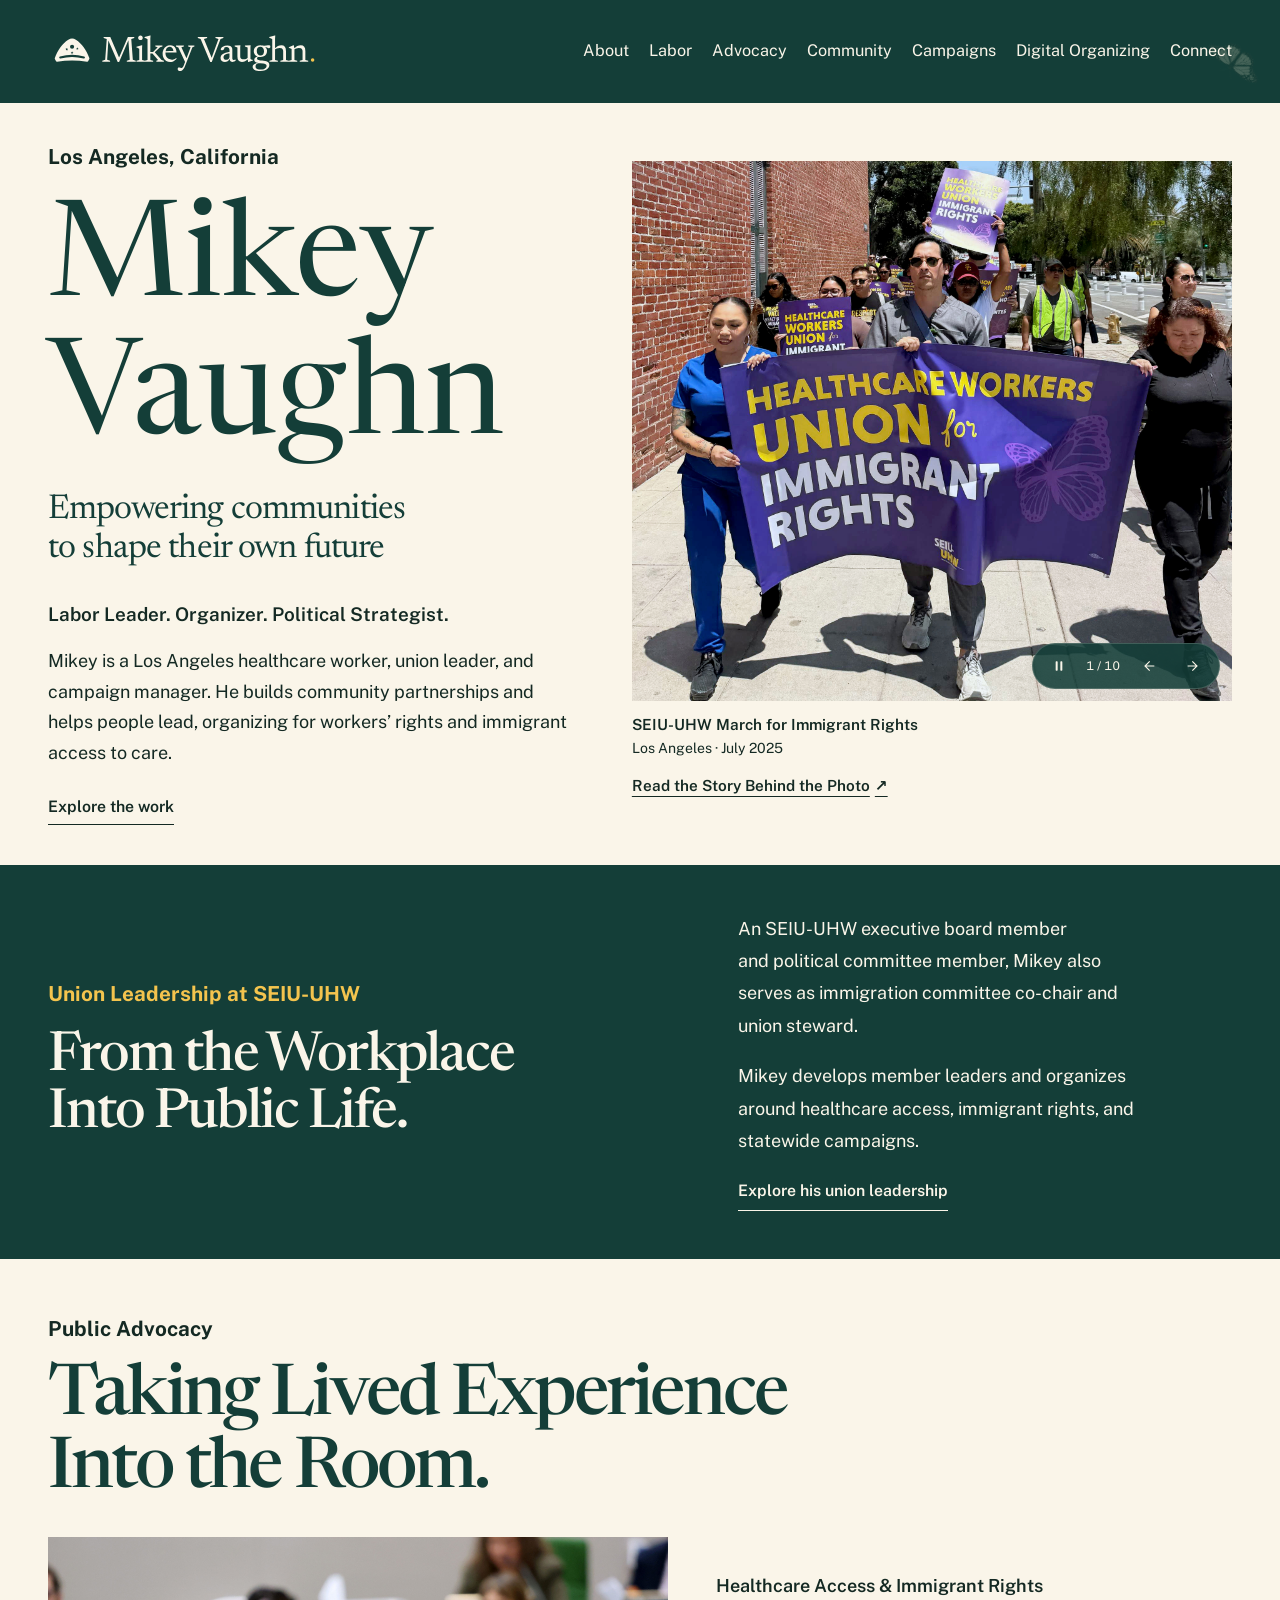
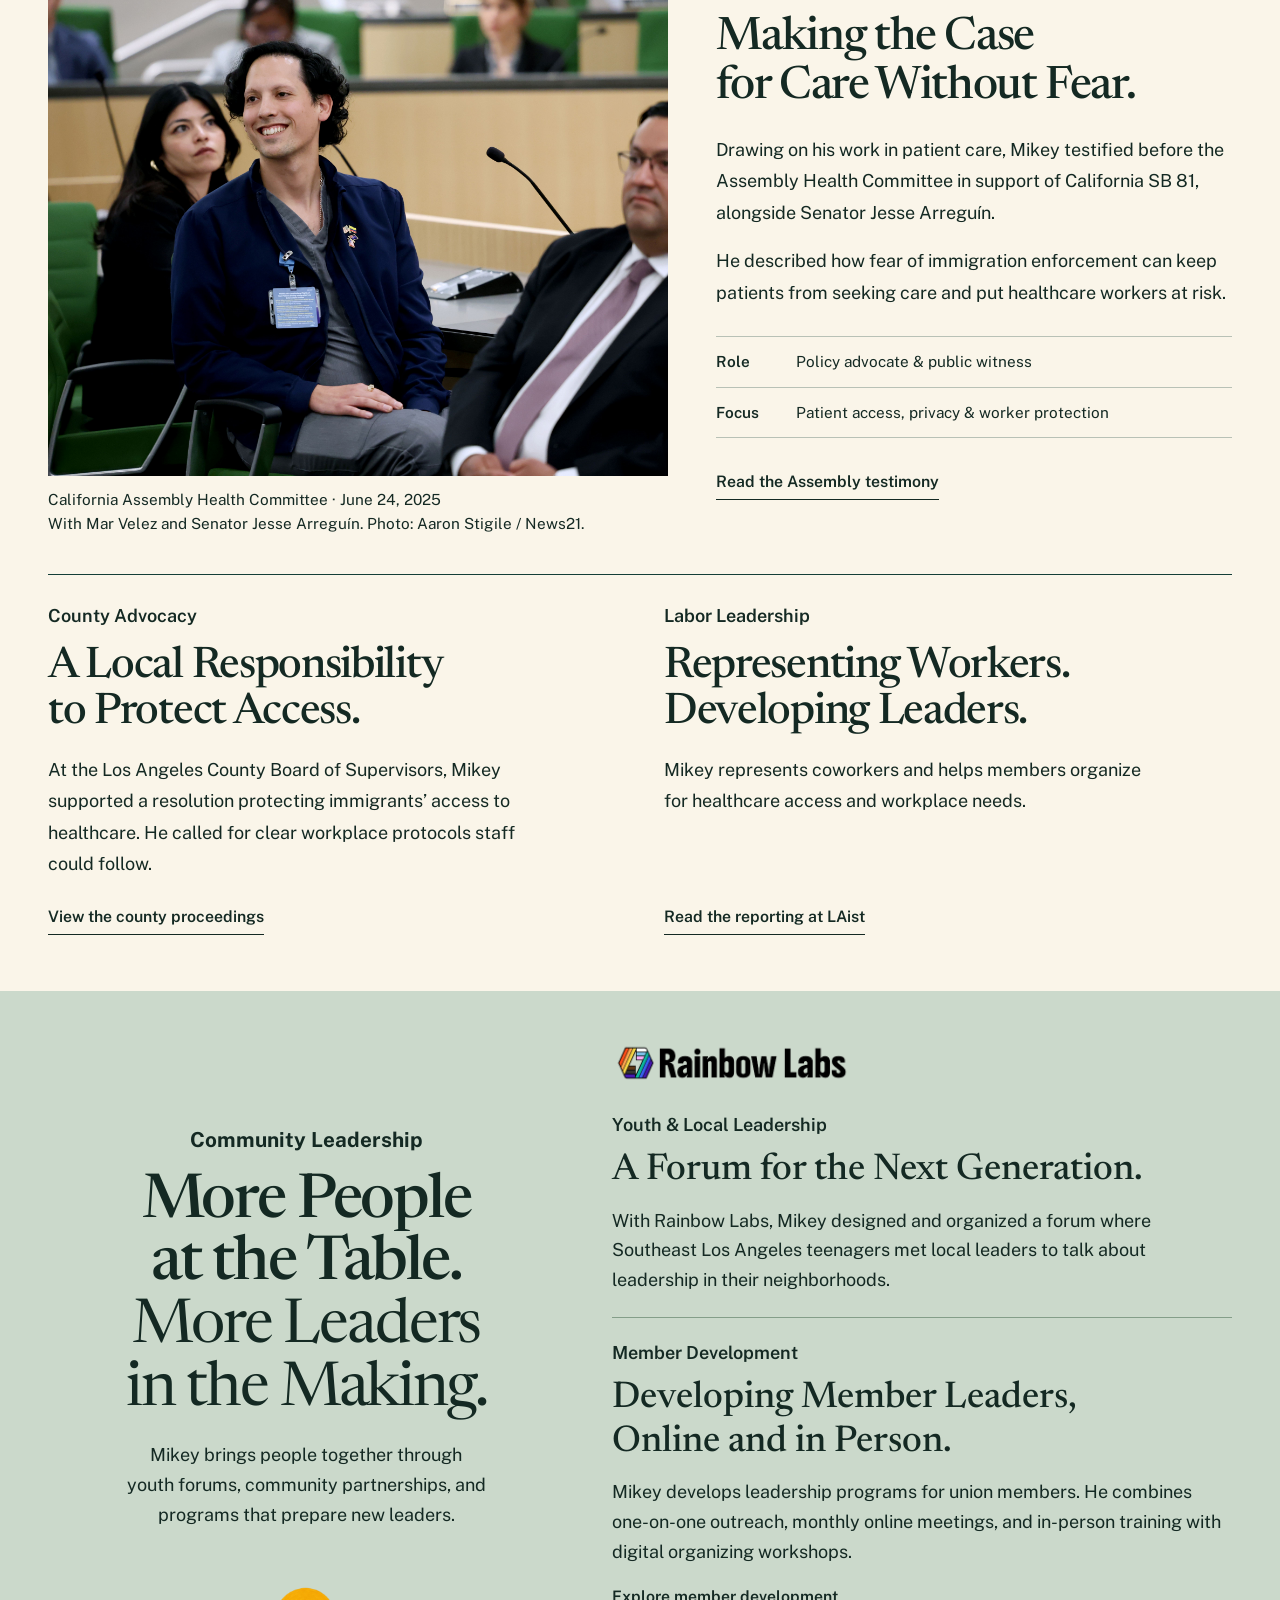
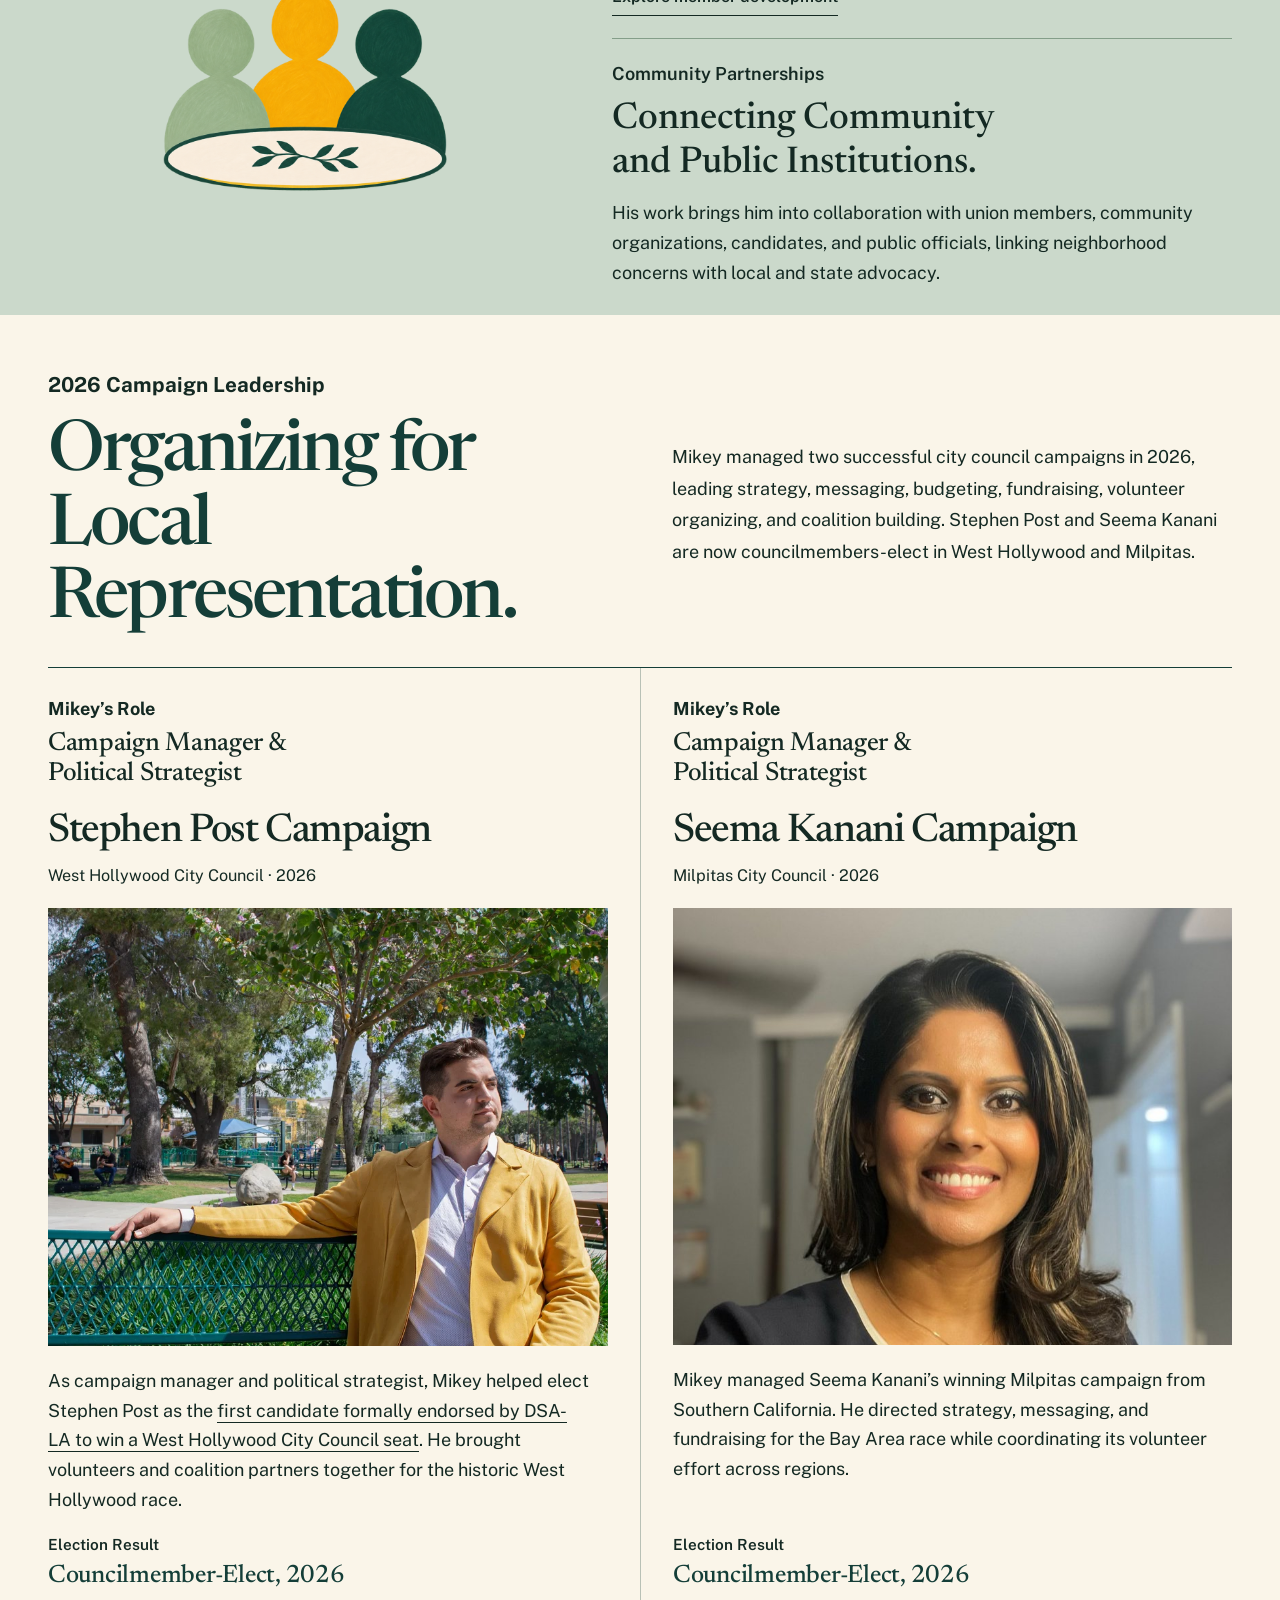
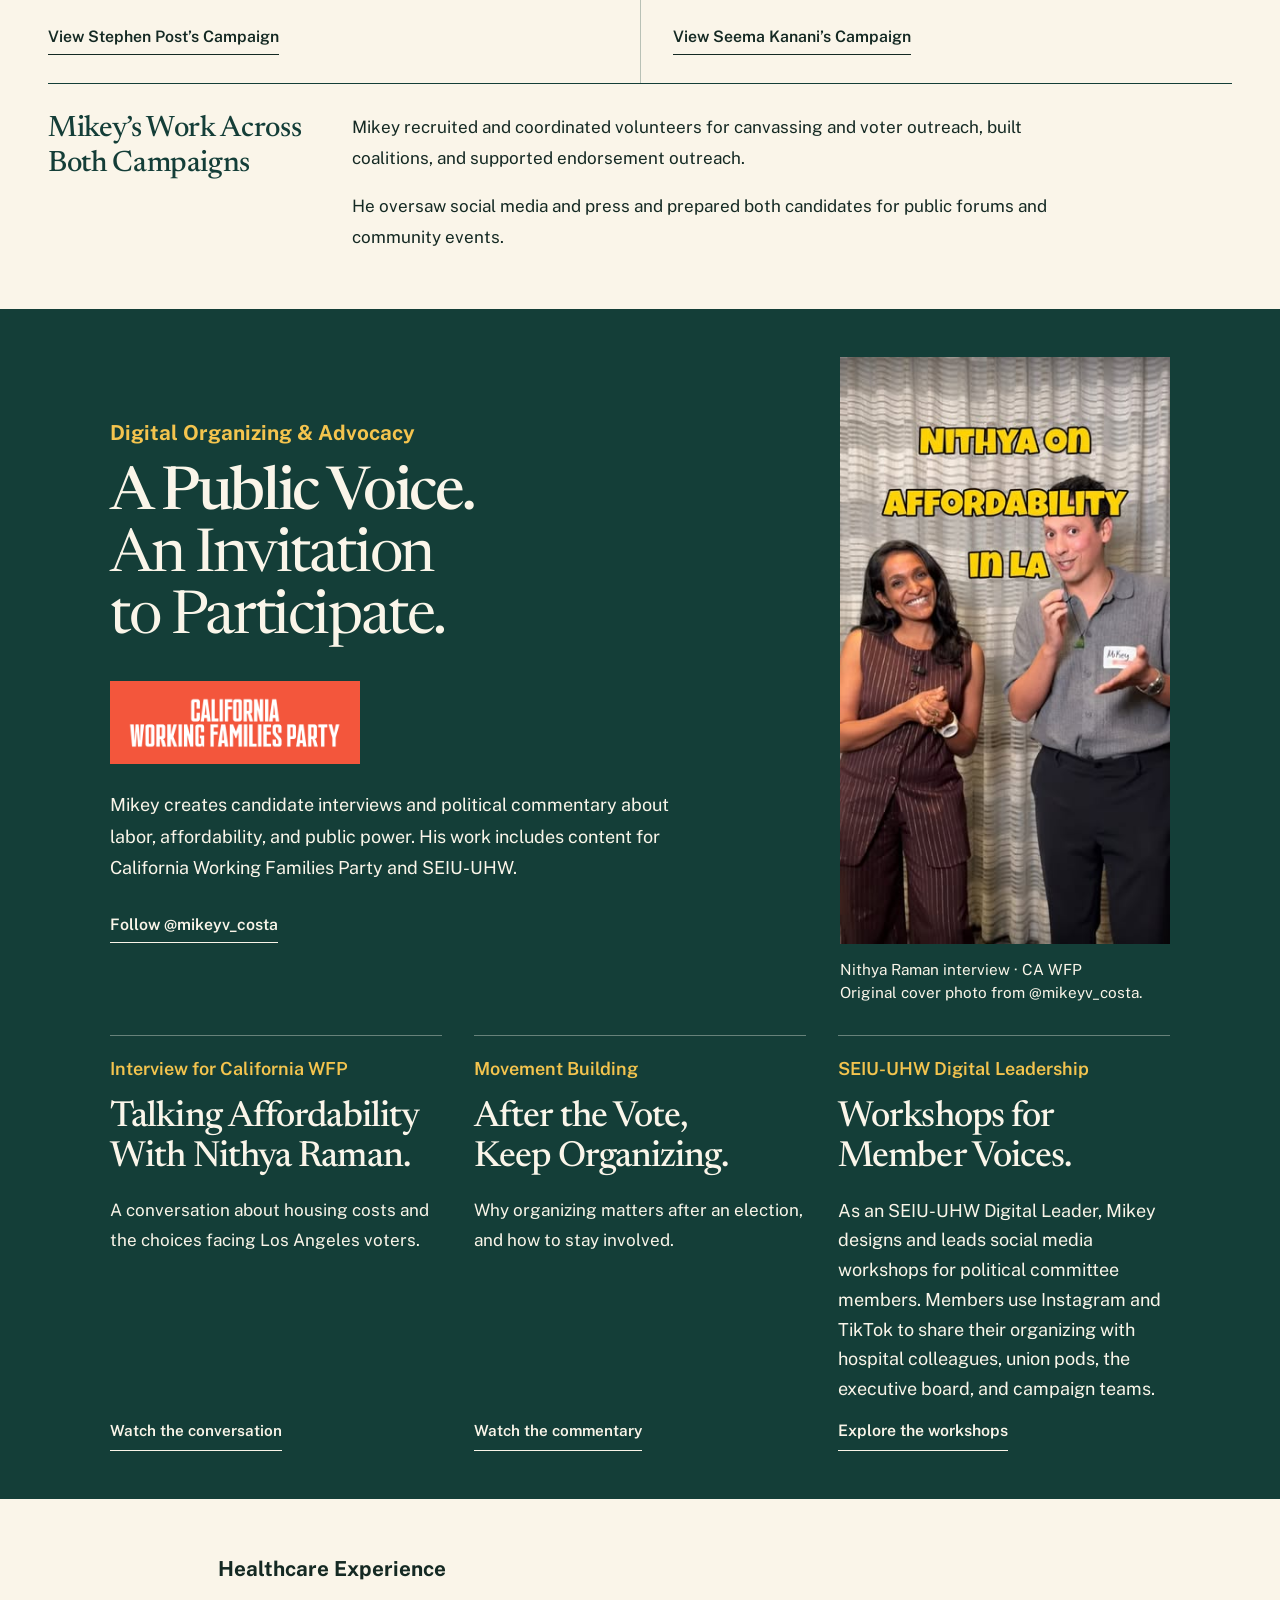
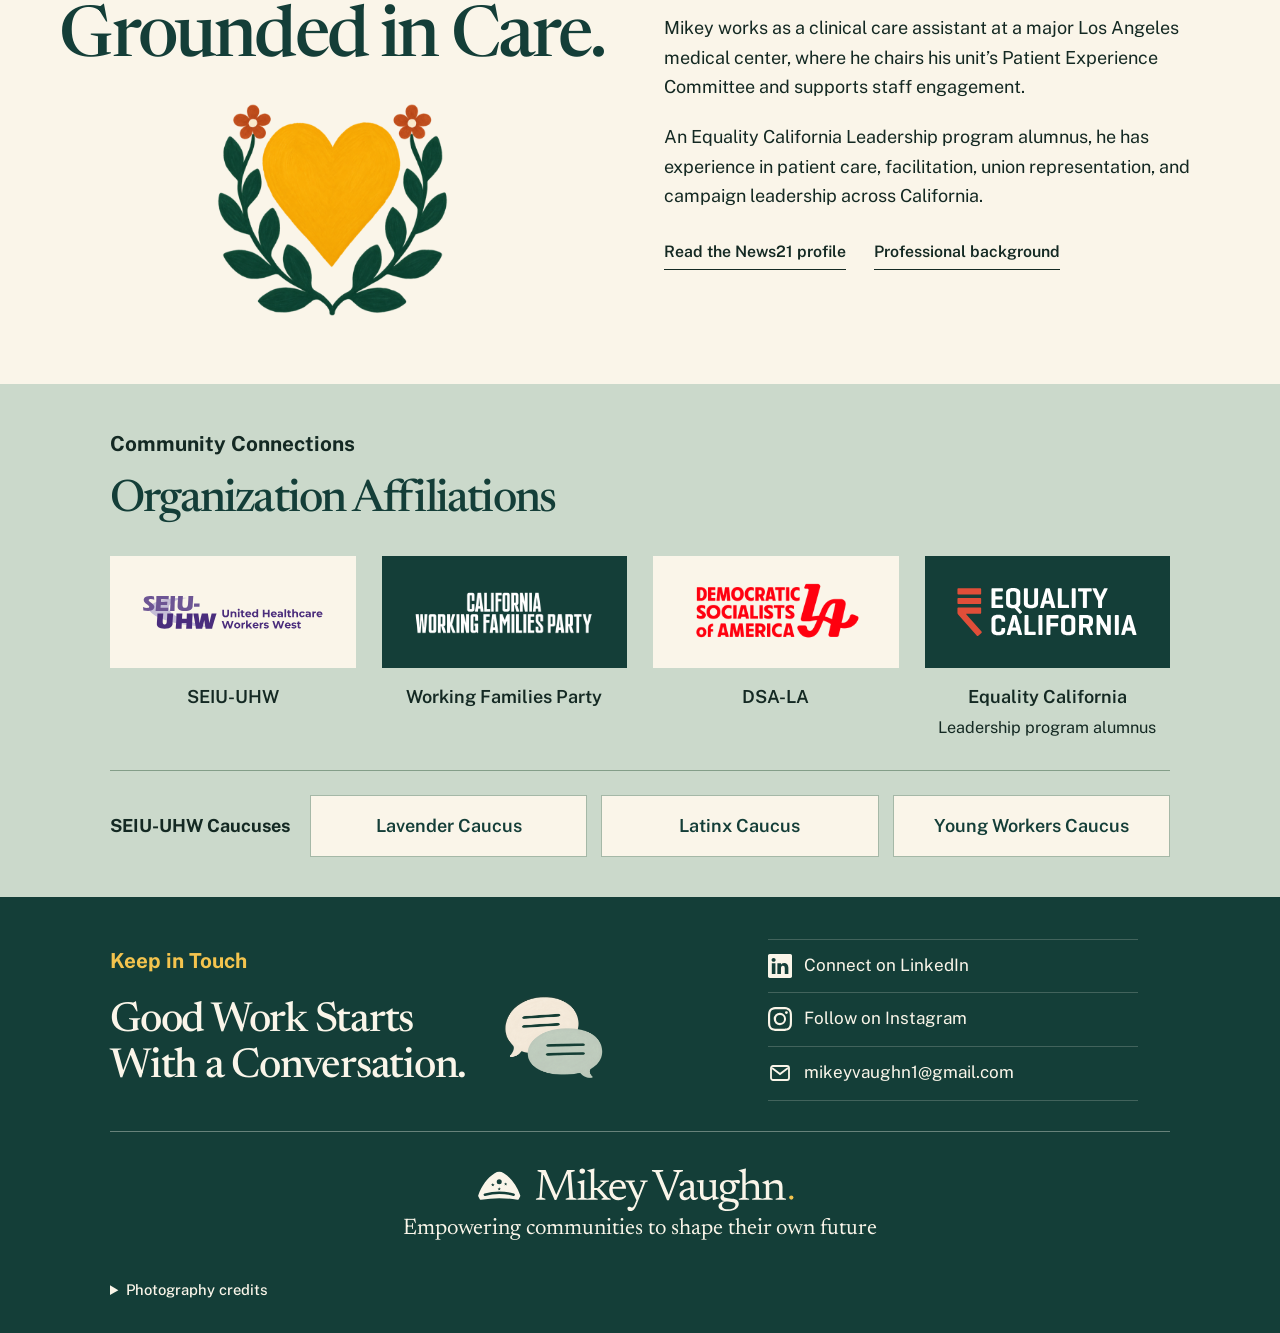
<file: index.html>
<!doctype html>
<html lang="en">
<head>
  <meta charset="utf-8">
  <meta name="viewport" content="width=device-width, initial-scale=1">
  <meta name="description" content="The work of Mikey Vaughn: community leadership, labor and immigration advocacy, campaign strategy, and digital organizing.">
  <meta name="theme-color" content="#143e38">
  <title>Mikey Vaughn | Organizing and public life</title>
  <link rel="preconnect" href="https://fonts.googleapis.com">
  <link rel="preconnect" href="https://fonts.gstatic.com" crossorigin>
  <link href="https://fonts.googleapis.com/css2?family=Archivo+Black&amp;family=Newsreader:opsz,wght@6..72,400;6..72,500&amp;family=Public+Sans:wght@400;500;600;700&amp;display=swap" rel="stylesheet">
  <link rel="stylesheet" href="styles.css?v=hero-story-23">
  <link rel="icon" href="favicon.svg?v=14" type="image/svg+xml">
  <link rel="stylesheet" href="hero-carousel.css?v=full-frame-12">
  <link rel="stylesheet" href="butterfly.css?v=17">
  <link rel="canonical" href="https://mikeyvaughn.github.io/">
  <meta property="og:type" content="website">
  <meta property="og:site_name" content="Mikey Vaughn">
  <meta property="og:title" content="Mikey Vaughn">
  <meta property="og:description" content="The work of Mikey Vaughn: community leadership, labor and immigration advocacy, campaign strategy, and digital organizing.">
  <meta property="og:url" content="https://mikeyvaughn.github.io/">
  <meta property="og:image" content="https://mikeyvaughn.github.io/mikey-vaughn-share-v4.png">
  <meta property="og:image:secure_url" content="https://mikeyvaughn.github.io/mikey-vaughn-share-v4.png">
  <meta property="og:image:type" content="image/png">
  <meta property="og:image:width" content="1200">
  <meta property="og:image:height" content="630">
  <meta property="og:image:alt" content="Mikey Vaughn on evergreen beside his name in cream with a yellow period. Portrait from the California Assembly hearing photograph by Aaron Stigile / News21.">
  <meta name="twitter:card" content="summary_large_image">
  <meta name="twitter:title" content="Mikey Vaughn">
  <meta name="twitter:description" content="The work of Mikey Vaughn: community leadership, labor and immigration advocacy, campaign strategy, and digital organizing.">
  <meta name="twitter:image" content="https://mikeyvaughn.github.io/mikey-vaughn-share-v4.png">
  <meta name="twitter:image:alt" content="Mikey Vaughn on evergreen beside his name in cream with a yellow period.">
</head>
<body>
  <a class="skip-link" href="#main">Skip to content</a>
  <div class="header-band"><header class="masthead wrap">
    <a class="wordmark brand-logo" href="#home" aria-label="Mikey Vaughn, home"><img src="assets/mikey-vaughn-logo-southern-cross.svg?v=14" alt="Mikey Vaughn" width="800" height="140"></a>
    <button class="menu-toggle" type="button" aria-expanded="false" aria-controls="primary-navigation" hidden><span>Menu</span><svg viewBox="0 0 16 16" width="16" height="16" aria-hidden="true" focusable="false"><path class="menu-bars" d="M3 4h10M3 8h10M3 12h10" fill="none" stroke="currentColor" stroke-width="1.8" stroke-linecap="round" stroke-linejoin="round"/><path class="menu-close" d="m4 4 8 8M12 4l-8 8" fill="none" stroke="currentColor" stroke-width="1.8" stroke-linecap="round" stroke-linejoin="round"/></svg></button><nav id="primary-navigation" aria-label="Main navigation"><a href="about.html">About</a>
      <a href="union-leadership.html">Labor</a>
      <a href="#work">Advocacy</a>
      <a href="#community">Community</a>
      <a href="#campaigns">Campaigns</a>
      <a href="#digital">Digital Organizing</a>
      <a href="#connect">Connect</a>
    </nav>
  </header></div>

  <main id="main">
    <section class="hero wrap" id="home" aria-labelledby="hero-title">
      <div class="hero-copy">
        <p class="eyebrow section-kicker">Los Angeles, California</p>
        <h1 id="hero-title">Mikey <span>Vaughn</span></h1>
        <p class="brand-tagline hero-tagline"><span>Empowering communities</span> <span>to shape their own future</span></p>
        <div class="hero-intro">
          <p class="hero-role">Labor Leader. Organizer. Political Strategist.</p>
          <p>Mikey is a Los Angeles healthcare worker, union leader, and campaign manager. He builds community partnerships and helps people lead, organizing for workers’ rights and immigrant access to care.</p>
          <a class="text-link" href="#work">Explore the work</a>
        </div>
      </div>
      <div class="hero-photo hero-carousel" data-hero-carousel role="region" aria-label="Mikey’s photo gallery" aria-roledescription="carousel">
        <div class="hero-carousel-stage" tabindex="0" aria-label="Photo gallery. Swipe or use the arrow keys to change photos.">
          <figure class="hero-carousel-slide is-active" role="group" aria-roledescription="slide" aria-label="1 of 10" aria-hidden="false" data-photo="original" data-title="SEIU-UHW March for Immigrant Rights" data-meta="Los Angeles · July 2025"><img src="assets/mikey-organizing.jpg" alt="Mikey and fellow healthcare workers marching for immigrant rights." width="2304" height="1728" fetchpriority="high"></figure>
          <figure class="hero-carousel-slide" role="group" aria-roledescription="slide" aria-label="2 of 10" aria-hidden="true" data-photo="1" data-title="Speaking Up for Workers" data-meta="Labor &amp; Immigrant Rights"><img data-src="assets/carousel/photo-01.jpg?v=polish-1" alt="Mikey speaking into a megaphone at an outdoor healthcare-worker gathering." width="1440" height="1920"></figure>
          <figure class="hero-carousel-slide" role="group" aria-roledescription="slide" aria-label="3 of 10" aria-hidden="true" data-photo="2" data-title="Connecting in Community" data-meta="Community &amp; Public Life"><img data-src="assets/carousel/photo-02.jpg?v=polish-1" alt="Mikey smiling alongside another attendee at an indoor gathering." width="1440" height="1920"></figure>
          <figure class="hero-carousel-slide" role="group" aria-roledescription="slide" aria-label="4 of 10" aria-hidden="true" data-photo="3" data-title="Pride &amp; Solidarity" data-meta="SEIU-UHW Lavender Caucus"><img data-src="assets/carousel/photo-03.jpg?v=polish-1" alt="Mikey and three others standing beside a Pride display with union and rainbow flags." width="1920" height="1080"></figure>
          <figure class="hero-carousel-slide" role="group" aria-roledescription="slide" aria-label="5 of 10" aria-hidden="true" data-photo="4" data-title="Community Partnerships" data-meta="Community &amp; Labor"><img data-src="assets/carousel/photo-04.jpg?v=polish-1" alt="Mikey standing with three other people at an outdoor community gathering." width="1440" height="1920"></figure>
          <figure class="hero-carousel-slide" role="group" aria-roledescription="slide" aria-label="6 of 10" aria-hidden="true" data-photo="5" data-title="Building Connections" data-meta="Partnerships &amp; Public Life"><img data-src="assets/carousel/photo-05.jpg?v=polish-1" alt="Mikey with three other attendees at an indoor event." width="1920" height="1440"></figure>
          <figure class="hero-carousel-slide" role="group" aria-roledescription="slide" aria-label="7 of 10" aria-hidden="true" data-photo="6" data-title="Advocacy, Together" data-meta="Healthcare &amp; Public Policy"><img data-src="assets/carousel/photo-06.jpg?v=polish-1" alt="Mikey standing with three others in a bright indoor lobby." width="1920" height="1440"></figure>
          <figure class="hero-carousel-slide" role="group" aria-roledescription="slide" aria-label="8 of 10" aria-hidden="true" data-photo="7" data-title="Speaking Before the Assembly" data-meta="California State Assembly · SB 81"><img data-src="assets/carousel/photo-07.jpg?v=polish-1" alt="Mikey speaking at a California State Assembly hearing; the original broadcast lower-third is visible." width="1920" height="885"></figure>
          <figure class="hero-carousel-slide" role="group" aria-roledescription="slide" aria-label="9 of 10" aria-hidden="true" data-photo="8" data-title="In Conversation" data-meta="Community &amp; Public Life"><img data-src="assets/carousel/photo-08.jpg?v=polish-1" alt="Mikey standing with another attendee at an indoor gathering." width="1440" height="1920"></figure>
          <figure class="hero-carousel-slide" role="group" aria-roledescription="slide" aria-label="10 of 10" aria-hidden="true" data-photo="9" data-title="Community Connections" data-meta="Community &amp; Public Life"><img data-src="assets/carousel/photo-09.jpg?v=polish-1" alt="Mikey smiling beside another attendee at an indoor gathering." width="1440" height="1920"></figure>
        <div class="hero-carousel-controls">
          <div class="hero-carousel-playback"><button class="hero-carousel-button" type="button" data-playback aria-label="Pause slideshow" title="Pause slideshow"><svg viewBox="0 0 24 24" fill="currentColor" aria-hidden="true"><g data-pause-icon><rect x="7" y="5" width="3" height="14" rx="1"/><rect x="14" y="5" width="3" height="14" rx="1"/></g><g data-play-icon hidden><path d="m8 5 11 7-11 7Z"/></g></svg></button><span class="hero-carousel-position" data-position>1 / 10</span></div>
          <div class="hero-carousel-arrows"><button class="hero-carousel-button" type="button" data-previous aria-label="Previous photo"><svg viewBox="0 0 24 24" fill="none" stroke="currentColor" stroke-width="1.7" aria-hidden="true"><path d="m13 5-7 7 7 7M6 12h14"/></svg></button><button class="hero-carousel-button" type="button" data-next aria-label="Next photo"><svg viewBox="0 0 24 24" fill="none" stroke="currentColor" stroke-width="1.7" aria-hidden="true"><path d="m11 5 7 7-7 7M18 12H4"/></svg></button></div>
        </div>
        </div>
        <div class="hero-carousel-caption" aria-live="off" aria-atomic="true"><strong data-caption-title>SEIU-UHW March for Immigrant Rights</strong><span data-caption-meta>Los Angeles · July 2025</span><div class="hero-story-slot"><a data-caption-story href="https://stocktonia.org/news/health/2025/09/06/advocates-fight-for-immigrant-health-care-amid-trump-policy-changes/" target="_blank" rel="noopener noreferrer">Read the Story Behind the Photo <span aria-hidden="true">↗</span></a></div></div>

      </div>
    </section>

    <section class="statement" aria-labelledby="statement-title">
      <div class="wrap statement-grid">
        <div><p class="eyebrow section-kicker">Union Leadership at SEIU-UHW</p><h2 id="statement-title">From the Workplace<br>Into Public Life.</h2></div>
        <div class="statement-copy"><p>An SEIU-UHW executive board member and political committee member, Mikey also serves as immigration committee co-chair and union steward.</p><p>Mikey develops member leaders and organizes around healthcare access, immigrant rights, and statewide campaigns.</p><a class="text-link" href="union-leadership.html">Explore his union leadership</a></div>
      </div>
    </section>

    <section id="work" class="section wrap" aria-labelledby="work-title">
      <div class="section-heading"><p class="eyebrow section-kicker">Public Advocacy</p><h2 id="work-title">Taking Lived Experience<br>Into the Room.</h2></div>
      <article class="feature-story">
        <figure>
          <img src="assets/mikey-testimony.jpg" alt="Mikey Vaughn seated alongside Mar Velez and Senator Jesse Arreguín at a California Assembly Health Committee hearing." width="6000" height="4000" loading="lazy">
          <figcaption>California Assembly Health Committee · June 24, 2025<br>With Mar Velez and Senator Jesse Arreguín. Photo:&nbsp;Aaron&nbsp;Stigile&nbsp;/&nbsp;News21.</figcaption>
        </figure>
        <div class="feature-copy">
          <p class="eyebrow">Healthcare Access &amp; Immigrant Rights</p>
          <h3>Making the Case<br>for Care Without Fear.</h3>
          <p>Drawing on his work in patient care, Mikey testified before the Assembly Health Committee in support of California SB 81, alongside Senator Jesse Arreguín.</p>
          <p>He described how fear of immigration enforcement can keep patients from seeking care and put healthcare workers at risk.</p>
          <dl class="role-list"><div><dt>Role</dt><dd>Policy advocate &amp; public witness</dd></div><div><dt>Focus</dt><dd>Patient access, privacy &amp; worker protection</dd></div></dl>
          <a class="text-link" href="https://calmatters.digitaldemocracy.org/hearings/259512" target="_blank" rel="noopener noreferrer">Read the Assembly testimony</a>
        </div>
      </article>
      <div class="public-record">
        <article><p class="eyebrow">County Advocacy</p><h3>A Local Responsibility<br>to Protect Access.</h3><p>At the Los Angeles County Board of Supervisors, Mikey supported a resolution protecting immigrants’ access to healthcare. He called for clear workplace protocols staff could follow.</p><a class="text-link" href="https://file.lacounty.gov/SDSInter/bos/sop/1188772_070825.pdf" target="_blank" rel="noopener noreferrer">View the county proceedings</a></article>
        <article><p class="eyebrow">Labor Leadership</p><h3>Representing Workers.<br>Developing Leaders.</h3><p>Mikey represents coworkers and helps members organize for healthcare access and workplace needs.</p><a class="text-link" href="https://laist.com/news/health/looming-medicaid-cuts-supercharge-californias-latest-labor-industry-fight" target="_blank" rel="noopener noreferrer">Read the reporting at LAist</a></article>
      </div>
    </section>

    <section id="community" class="community" aria-labelledby="community-title">
      <div class="wrap community-layout">
        <div class="community-intro"><p class="eyebrow section-kicker">Community Leadership</p><h2 id="community-title">More People<br>at the Table.<br><em>More Leaders<br>in the Making.</em></h2><p>Mikey brings people together through youth forums, community partnerships, and programs that prepare new leaders.</p><img class="community-art" src="assets/painted-community.png?v=painted-9" alt="" aria-hidden="true" width="960" height="720" loading="lazy"></div>
        <div class="community-stories">
          <article><a class="organization-logo rainbow-logo" href="https://www.rainbowlabs.org/" target="_blank" rel="noopener noreferrer"><img src="assets/rainbow-labs-logo.png" alt="Rainbow Labs" width="500" height="100" loading="lazy"></a><p class="eyebrow">Youth &amp; Local Leadership</p><h3>A Forum for the Next Generation.</h3><p>With Rainbow Labs, Mikey designed and organized a forum where Southeast Los Angeles teenagers met local leaders to talk about leadership in their neighborhoods.</p></article>
          <article><p class="eyebrow">Member Development</p><h3>Developing Member Leaders,<br>Online and in Person.</h3><p>Mikey develops leadership programs for union members. He combines one-on-one outreach, monthly online meetings, and in-person training with digital organizing workshops.</p><a class="text-link" href="union-leadership.html#member-development">Explore member development</a></article>
          <article><p class="eyebrow">Community Partnerships</p><h3>Connecting Community and Public Institutions.</h3><p>His work brings him into collaboration with union members, community organizations, candidates, and public officials, linking neighborhood concerns with local and state advocacy.</p></article>
        </div>
      </div>
      </section>

    <section id="campaigns" class="section wrap" aria-labelledby="campaign-title">
      <div class="section-heading campaign-heading"><div><p class="eyebrow section-kicker">2026 Campaign Leadership</p><h2 id="campaign-title">Organizing for<br>Local Representation.</h2></div><p>Mikey managed two successful city council campaigns in 2026, leading strategy, messaging, budgeting, fundraising, volunteer organizing, and coalition building. Stephen Post and Seema Kanani are now councilmembers-elect in West Hollywood and Milpitas.</p></div>
      <div class="campaign-grid">
        <article class="campaign">
          <p class="eyebrow campaign-owner">Mikey’s Role</p>
          <p class="campaign-role-title">Campaign Manager &amp; Political Strategist</p>
          <h3>Stephen Post Campaign</h3>
          <p class="campaign-location">West Hollywood City Council · 2026</p>
          <figure class="campaign-photo"><img src="assets/stephen-post.jpg" alt="Stephen Post in a West Hollywood neighborhood park, from his official campaign website." width="1000" height="667" loading="lazy"></figure>
          <p class="campaign-contribution">As campaign manager and political strategist, Mikey helped elect Stephen Post as the <a href="https://wehoonline.com/west-hollywood-city-council-results/" target="_blank" rel="noopener noreferrer">first candidate formally endorsed by DSA-LA to win a West Hollywood City Council seat</a>. He brought volunteers and coalition partners together for the historic West Hollywood race.</p>
          <div class="campaign-result"><p class="eyebrow">Election Result</p><a class="campaign-outcome" href="https://www.losangelesblade.com/2026/11/09/stephen-post-wins-final-seat-on-weho-city-council/" target="_blank" rel="noopener noreferrer" aria-label="Stephen Post, councilmember-elect: election coverage">Councilmember-Elect, 2026</a></div>
          <a class="text-link" href="https://www.post4weho.com/" target="_blank" rel="noopener noreferrer">View Stephen Post’s Campaign</a>
        </article>
        <article class="campaign">
          <p class="eyebrow campaign-owner">Mikey’s Role</p>
          <p class="campaign-role-title">Campaign Manager &amp; Political Strategist</p>
          <h3>Seema Kanani Campaign</h3>
          <p class="campaign-location">Milpitas City Council · 2026</p>
          <figure class="campaign-photo campaign-photo-seema"><img src="assets/seema-kanani.jpg" alt="Seema Kanani, from her official Milpitas City Council campaign website." width="819" height="1024" loading="lazy"></figure>
          <p class="campaign-contribution">Mikey managed Seema Kanani’s winning Milpitas campaign from Southern California. He directed strategy, messaging, and fundraising for the Bay Area race while coordinating its volunteer effort across regions.</p>
          <div class="campaign-result"><p class="eyebrow">Election Result</p><a class="campaign-outcome" href="https://www.kqed.org/elections/results/santaclara" target="_blank" rel="noopener noreferrer" aria-label="Seema Kanani, councilmember-elect: election coverage">Councilmember-Elect, 2026</a></div>
          <a class="text-link" href="https://votekanani.com/" target="_blank" rel="noopener noreferrer">View Seema Kanani’s Campaign</a>
        </article>
      </div>
      <div class="campaign-note"><h3 class="campaign-note-heading">Mikey’s Work Across Both Campaigns</h3><div class="campaign-note-copy"><p>Mikey recruited and coordinated volunteers for canvassing and voter outreach, built coalitions, and supported endorsement outreach.</p><p>He oversaw social media and press and prepared both candidates for public forums and community events.</p></div></div>
    </section>

    <section id="digital" class="digital" aria-labelledby="digital-title">
      <div class="wrap digital-grid">
        <div class="digital-intro">
          <p class="eyebrow section-kicker">Digital Organizing &amp; Advocacy</p>
          <h2 id="digital-title">A Public Voice.<br><em>An Invitation<br>to Participate.</em></h2>
          <a class="organization-logo wfp-logo" href="https://www.caworkingfamilies.org/" target="_blank" rel="noopener noreferrer"><img src="assets/ca-wfp-logo.png" alt="California Working Families Party" width="2048" height="496" loading="lazy"></a>
          <p>Mikey creates candidate interviews and political commentary about labor, affordability, and public power. His work includes content for California Working Families Party and <span class="nowrap">SEIU-UHW</span>.</p>
          <a class="text-link" href="https://www.instagram.com/mikeyv_costa/" target="_blank" rel="noopener noreferrer">Follow @mikeyv_costa</a>
        </div>
        <figure class="interview-visual">
          <a href="https://www.instagram.com/mikeyv_costa/reel/Dd2bHWthOSz/" target="_blank" rel="noopener noreferrer"><img src="assets/mikey-nithya-cover.jpg" alt="Original interview cover showing Mikey Vaughn and Nithya Raman smiling, titled Nithya on affordability in LA." width="360" height="640" loading="lazy"></a>
          <figcaption>Nithya Raman interview · CA WFP<br>Original cover photo from @mikeyv_costa.</figcaption>
        </figure>
      </div>
      <div class="wrap digital-article-grid">
        <a class="digital-story" href="https://www.instagram.com/mikeyv_costa/reel/Dd2bHWthOSz/" target="_blank" rel="noopener noreferrer"><span class="eyebrow">Interview for California WFP</span><h3>Talking Affordability<br>With Nithya Raman.</h3><span class="story-description">A conversation about housing costs and the choices facing Los Angeles voters.</span><span class="story-action">Watch the conversation</span></a>
        <a class="digital-story" href="https://www.instagram.com/mikeyv_costa/reel/DfU9x0uB31B/" target="_blank" rel="noopener noreferrer"><span class="eyebrow">Movement Building</span><h3>After the Vote,<br>Keep Organizing.</h3><span class="story-description">Why organizing matters after an election, and how to stay involved.</span><span class="story-action">Watch the commentary</span></a>
        <div class="digital-training"><p class="eyebrow">SEIU-UHW Digital Leadership</p><h3>Workshops for<br>Member Voices.</h3><p>As an SEIU-UHW Digital Leader, Mikey designs and leads social media workshops for political committee members. Members use Instagram and TikTok to share their organizing with hospital colleagues, union pods, the executive board, and campaign teams.</p><a class="text-link" href="union-leadership.html#digital-leadership">Explore the workshops</a></div>
      </div>
    </section>

    <section class="about section wrap" aria-labelledby="about-title">
      <div class="about-layout"><div class="about-heading"><p class="eyebrow section-kicker">Healthcare Experience</p><h2 id="about-title">Grounded in Care.</h2><img class="care-art" src="assets/painted-care.png?v=painted-9" alt="" aria-hidden="true" width="720" height="662" loading="lazy"></div><div><p>Mikey works as a clinical care assistant at a major Los Angeles medical center, where he chairs his unit’s Patient Experience Committee and supports staff engagement.</p><p>An Equality California Leadership program alumnus, he has experience in patient care, facilitation, union representation, and campaign leadership across California.</p><div class="about-links"><a class="text-link" href="https://stocktonia.org/news/health/2025/09/06/advocates-fight-for-immigrant-health-care-amid-trump-policy-changes/" target="_blank" rel="noopener noreferrer">Read the News21 profile</a><a class="text-link" href="https://www.linkedin.com/in/mikey-vaughn-5b9061a8/" target="_blank" rel="noopener noreferrer">Professional background</a></div></div></div>
    </section>

    <section class="affiliations" id="affiliations" aria-labelledby="affiliations-title">
      <div class="wrap">
        <div class="section-heading"><p class="eyebrow section-kicker">Community Connections</p><h2 id="affiliations-title">Organization Affiliations</h2></div>
        <div class="affiliation-grid">
          <article><a class="affiliation-mark" href="https://www.seiu-uhw.org/" target="_blank" rel="noopener noreferrer"><img src="assets/seiu-uhw-logo.svg" alt="SEIU-UHW" loading="lazy"></a><h3>SEIU-UHW</h3></article>
          <article><a class="affiliation-mark affiliation-mark-dark" href="https://www.caworkingfamilies.org/" target="_blank" rel="noopener noreferrer"><img src="assets/ca-wfp-logo.png" alt="California Working Families Party" loading="lazy"></a><h3>Working Families Party</h3></article>
          <article><a class="affiliation-mark" href="https://dsa-la.org/" target="_blank" rel="noopener noreferrer"><img src="assets/dsa-la-logo.png" alt="Democratic Socialists of America, Los Angeles" loading="lazy"></a><h3>DSA-LA</h3></article>
          <article><a class="affiliation-mark affiliation-mark-dark" href="https://www.eqca.org/" target="_blank" rel="noopener noreferrer"><img src="assets/equality-california-logo.svg" alt="Equality California" loading="lazy"></a><h3>Equality California</h3><p>Leadership program alumnus</p></article>
        </div>
        <div class="affiliation-caucuses"><h3>SEIU-UHW Caucuses</h3><ul><li>Lavender Caucus</li><li>Latinx Caucus</li><li>Young Workers Caucus</li></ul></div>
      </div>
    </section>

    <footer id="connect" class="footer">
      <div class="wrap"><div class="footer-main"><div><p class="eyebrow section-kicker">Keep in Touch</p><div class="conversation-heading"><h2>Good Work Starts<br>With a Conversation.</h2><img src="assets/painted-conversation.png?v=painted-8" alt="" aria-hidden="true" width="960" height="720" loading="lazy"></div></div><div class="footer-links"><a href="https://www.linkedin.com/in/mikey-vaughn-5b9061a8/" target="_blank" rel="noopener noreferrer"><svg class="social-icon" viewBox="0 0 16 16" fill="currentColor" aria-hidden="true" focusable="false">
  <path d="M0 1.146C0 .513.526 0 1.175 0h13.65C15.474 0 16 .513 16 1.146v13.708c0 .633-.526 1.146-1.175 1.146H1.175C.526 16 0 15.487 0 14.854zm4.943 12.248V6.169H2.542v7.225zm-1.2-8.212c.837 0 1.358-.554 1.358-1.248-.015-.709-.52-1.248-1.342-1.248S2.4 3.226 2.4 3.934c0 .694.521 1.248 1.327 1.248zm4.908 8.212V9.359c0-.216.016-.432.08-.586.173-.431.568-.878 1.232-.878.869 0 1.216.662 1.216 1.634v3.865h2.401V9.25c0-2.22-1.184-3.252-2.764-3.252-1.274 0-1.845.7-2.165 1.193v.025h-.016l.016-.025V6.169h-2.4c.03.678 0 7.225 0 7.225z"/>
</svg><span>Connect on LinkedIn</span></a><a href="https://www.instagram.com/mikeyv_costa/" target="_blank" rel="noopener noreferrer"><svg class="social-icon" viewBox="0 0 16 16" fill="currentColor" aria-hidden="true" focusable="false">
  <path d="M8 0C5.829 0 5.556.01 4.703.048 3.85.088 3.269.222 2.76.42a3.9 3.9 0 0 0-1.417.923A3.9 3.9 0 0 0 .42 2.76C.222 3.268.087 3.85.048 4.7.01 5.555 0 5.827 0 8.001c0 2.172.01 2.444.048 3.297.04.852.174 1.433.372 1.942.205.526.478.972.923 1.417.444.445.89.719 1.416.923.51.198 1.09.333 1.942.372C5.555 15.99 5.827 16 8 16s2.444-.01 3.298-.048c.851-.04 1.434-.174 1.943-.372a3.9 3.9 0 0 0 1.416-.923c.445-.445.718-.891.923-1.417.197-.509.332-1.09.372-1.942C15.99 10.445 16 10.173 16 8s-.01-2.445-.048-3.299c-.04-.851-.175-1.433-.372-1.941a3.9 3.9 0 0 0-.923-1.417A3.9 3.9 0 0 0 13.24.42c-.51-.198-1.092-.333-1.943-.372C10.443.01 10.172 0 7.998 0zm-.717 1.442h.718c2.136 0 2.389.007 3.232.046.78.035 1.204.166 1.486.275.373.145.64.319.92.599s.453.546.598.92c.11.281.24.705.275 1.485.039.843.047 1.096.047 3.231s-.008 2.389-.047 3.232c-.035.78-.166 1.203-.275 1.485a2.5 2.5 0 0 1-.599.919c-.28.28-.546.453-.92.598-.28.11-.704.24-1.485.276-.843.038-1.096.047-3.232.047s-2.39-.009-3.233-.047c-.78-.036-1.203-.166-1.485-.276a2.5 2.5 0 0 1-.92-.598 2.5 2.5 0 0 1-.6-.92c-.109-.281-.24-.705-.275-1.485-.038-.843-.046-1.096-.046-3.233s.008-2.388.046-3.231c.036-.78.166-1.204.276-1.486.145-.373.319-.64.599-.92s.546-.453.92-.598c.282-.11.705-.24 1.485-.276.738-.034 1.024-.044 2.515-.045zm4.988 1.328a.96.96 0 1 0 0 1.92.96.96 0 0 0 0-1.92m-4.27 1.122a4.109 4.109 0 1 0 0 8.217 4.109 4.109 0 0 0 0-8.217m0 1.441a2.667 2.667 0 1 1 0 5.334 2.667 2.667 0 0 1 0-5.334"/>
</svg><span>Follow on Instagram</span></a><a href="mailto:mikeyvaughn1@gmail.com"><svg class="social-icon" viewBox="0 0 24 24" fill="none" stroke="currentColor" stroke-width="1.8" aria-hidden="true" focusable="false"><rect x="3" y="5" width="18" height="14" rx="2"/><path d="m4 7 8 6 8-6"/></svg><span>mikeyvaughn1@gmail.com</span></a></div></div><div class="footer-bottom"><a class="wordmark brand-logo" href="#home"><img src="assets/mikey-vaughn-logo-southern-cross.svg?v=14" alt="Mikey Vaughn" width="800" height="140"></a><p class="brand-tagline"><span>Empowering communities</span> <span>to shape their own future</span></p></div><div class="footer-utilities"><details class="photography-credits"><summary>Photography credits</summary><dl><div><dt>Organizing march</dt><dd>Courtesy of SEIU-UHW, via <a href="https://stocktonia.org/news/health/2025/09/06/advocates-fight-for-immigrant-health-care-amid-trump-policy-changes/" target="_blank" rel="noopener noreferrer">Stocktonia</a>.</dd></div><div><dt>Assembly hearing</dt><dd>Aaron&nbsp;Stigile&nbsp;/&nbsp;News21.</dd></div><div><dt>Campaign portraits</dt><dd><a href="https://www.post4weho.com/" target="_blank" rel="noopener noreferrer">Stephen Post</a> and <a href="https://votekanani.com/" target="_blank" rel="noopener noreferrer">Seema Kanani</a> campaigns.</dd></div><div><dt>Interview cover</dt><dd><a href="https://www.instagram.com/mikeyv_costa/reel/Dd2bHWthOSz/" target="_blank" rel="noopener noreferrer">@mikeyv_costa</a>.</dd></div></dl></details></div></div>
    </footer>
  </main>
  <script>
    (() => {
      const header = document.querySelector('.masthead');
      const toggle = header.querySelector('.menu-toggle');
      const nav = header.querySelector('nav');
      const mobile = window.matchMedia('(max-width: 760px)');
      const closeMenu = () => {
        header.classList.remove('menu-open');
        toggle.setAttribute('aria-expanded', 'false');
      };
      header.classList.add('menu-ready');
      toggle.hidden = false;
      toggle.addEventListener('click', () => {
        const open = toggle.getAttribute('aria-expanded') !== 'true';
        header.classList.toggle('menu-open', open);
        toggle.setAttribute('aria-expanded', String(open));
      });
      nav.addEventListener('click', event => {
        if (mobile.matches && event.target.closest('a')) closeMenu();
      });
      header.addEventListener('keydown', event => {
        if (event.key === 'Escape' && toggle.getAttribute('aria-expanded') === 'true') {
          closeMenu();
          toggle.focus();
        }
      });
      mobile.addEventListener('change', closeMenu);
    })();
  </script>
  <script src="hero-carousel.js?v=4"></script>
  <button class="back-to-top" type="button" data-back-to-top aria-label="Back to top" title="Back to top" hidden><svg viewBox="0 0 24 24" fill="none" stroke="currentColor" stroke-width="1.8" stroke-linecap="round" stroke-linejoin="round" aria-hidden="true" focusable="false"><path d="m6 11 6-6 6 6M12 5v14"/></svg><span>Back to top</span></button>
  <script src="back-to-top.js?v=1" defer></script>
<div class="mfv-butterfly-surface" aria-hidden="true"><div class="mfv-butterfly"><svg xmlns="http://www.w3.org/2000/svg" viewBox="0 0 200 160" fill="none">
<defs>
 <image id="monarch-art" href="assets/monarch-natural-cream.png" x="0" y="50" width="200" height="100"/>
 <clipPath id="left-fore"><path d="M0 0H97V85L43 123H0Z"/></clipPath>
 <clipPath id="left-hind"><path d="M97 84V160H0V122H44Z"/></clipPath>
 <clipPath id="right-fore"><path d="M200 0H103V85L157 123H200Z"/></clipPath>
 <clipPath id="right-hind"><path d="M103 84V160H200V122H156Z"/></clipPath>
 <clipPath id="monarch-center"><path d="M94 0H106V160H94Z"/></clipPath>
</defs>
<g class="wing-left"><g class="hindwing"><use href="#monarch-art" clip-path="url(#left-hind)"/></g><g class="forewing"><use href="#monarch-art" clip-path="url(#left-fore)"/></g></g>
<g class="wing-right"><g class="hindwing"><use href="#monarch-art" clip-path="url(#right-hind)"/></g><g class="forewing"><use href="#monarch-art" clip-path="url(#right-fore)"/></g></g>
<use href="#monarch-art" clip-path="url(#monarch-center)"/>
</svg></div></div>
<script src="butterfly.js?v=26" defer></script>
</body>
</html>
</file>
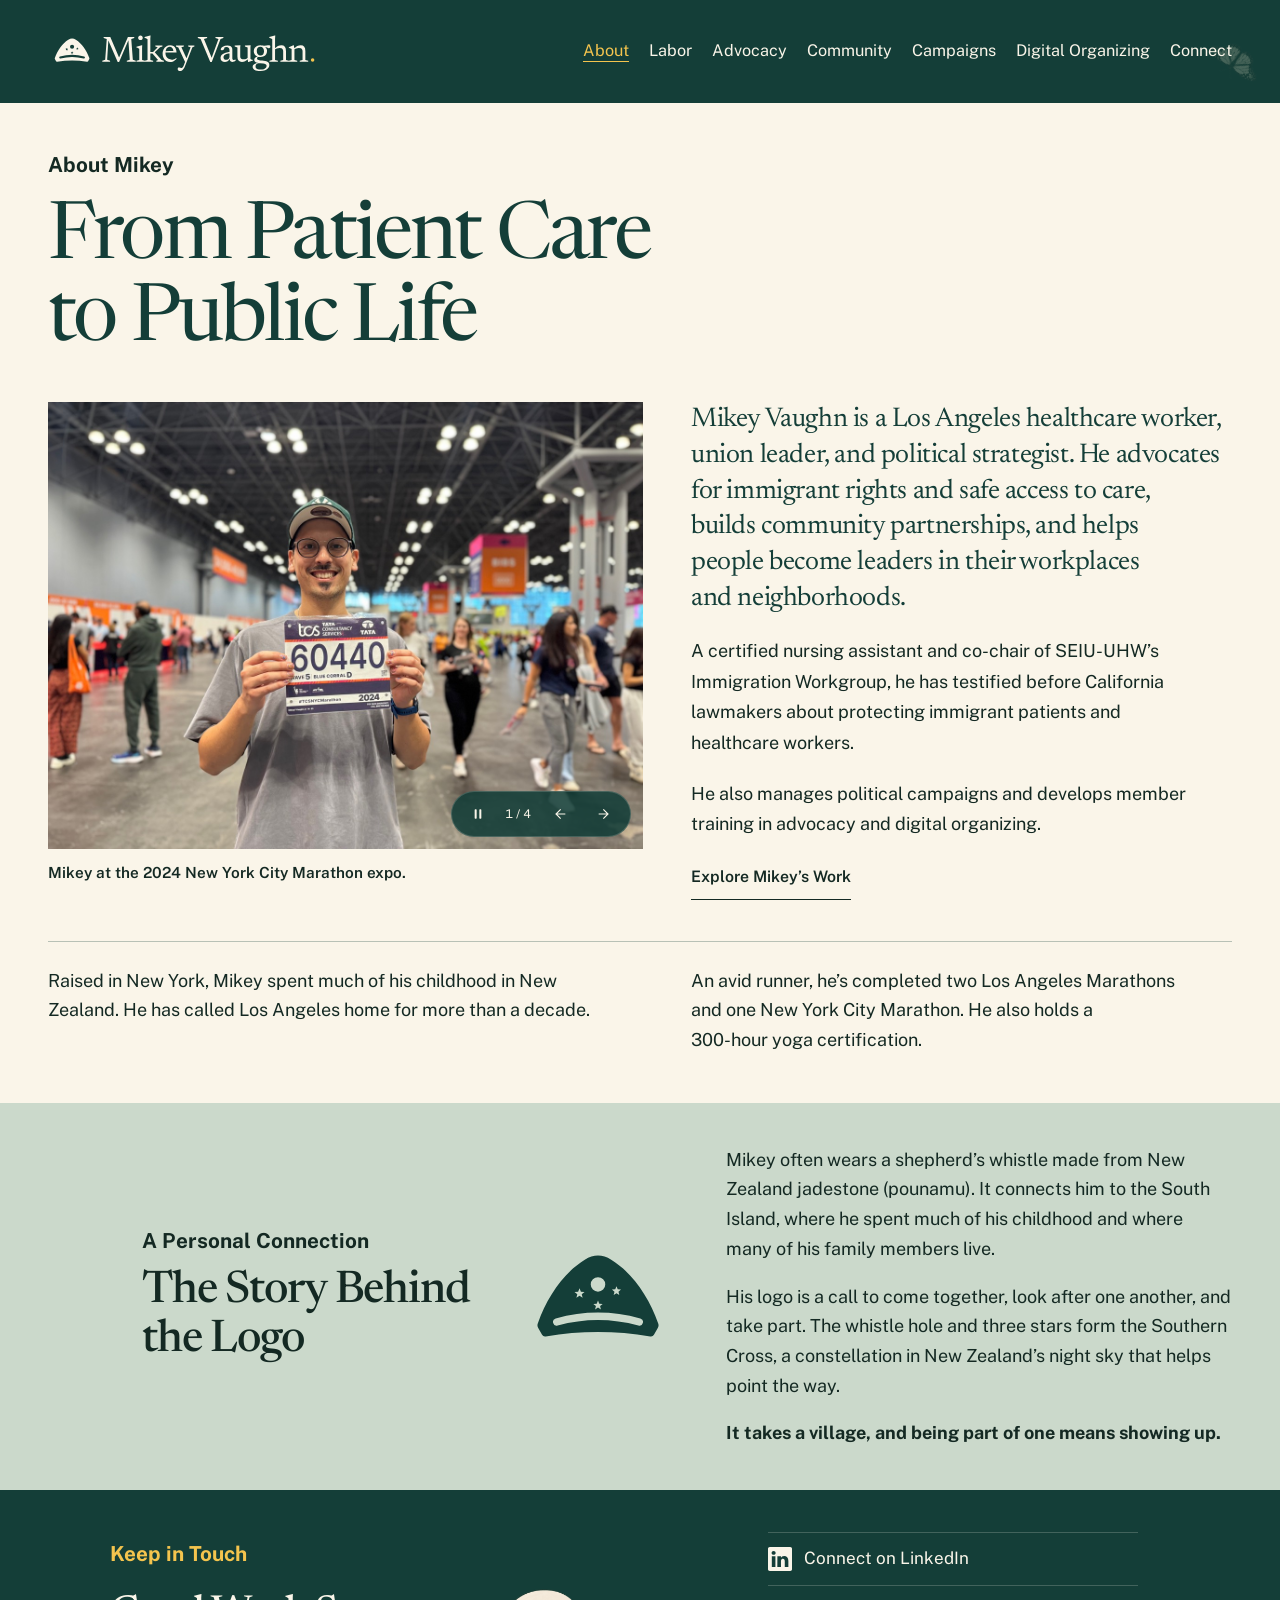
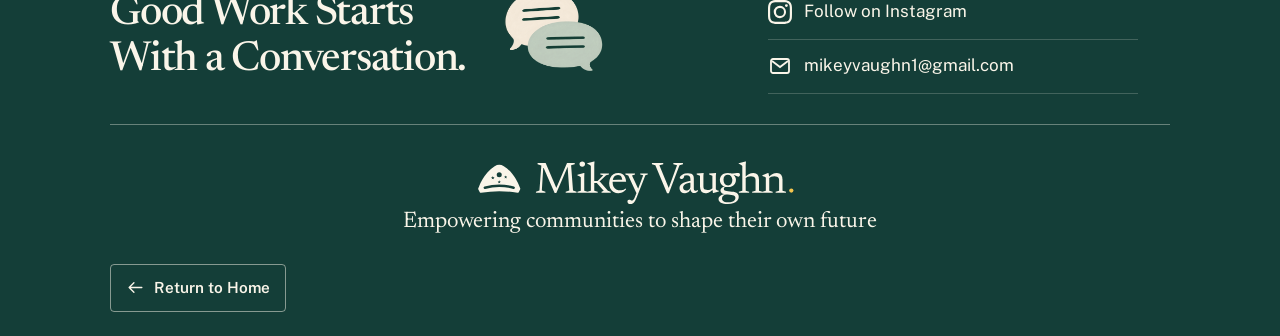
<file: about.html>
<!doctype html>
<html lang="en">
<head>
  <meta charset="utf-8">
  <meta name="viewport" content="width=device-width, initial-scale=1">
  <meta name="description" content="Meet Mikey Vaughn, a Los Angeles healthcare worker, labor leader, and political strategist.">
  <meta name="theme-color" content="#143e38">
  <title>About Mikey | Mikey Vaughn</title>
  <link rel="preconnect" href="https://fonts.googleapis.com">
  <link rel="preconnect" href="https://fonts.gstatic.com" crossorigin>
  <link href="https://fonts.googleapis.com/css2?family=Archivo+Black&amp;family=Newsreader:opsz,wght@6..72,400;6..72,500&amp;family=Public+Sans:wght@400;500;600;700&amp;display=swap" rel="stylesheet">
  <link rel="stylesheet" href="styles.css?v=campaign-role-17">
  <link rel="icon" href="favicon.svg?v=14" type="image/svg+xml">
  <link rel="stylesheet" href="hero-carousel.css?v=full-frame-12">
  <link rel="stylesheet" href="about.css?v=logo-story-mobile-6">
  <link rel="stylesheet" href="butterfly.css?v=17">
  <link rel="canonical" href="https://mikeyvaughn.github.io/about.html">
  <meta property="og:type" content="website">
  <meta property="og:site_name" content="Mikey Vaughn">
  <meta property="og:title" content="About Mikey | Mikey Vaughn">
  <meta property="og:description" content="Meet Mikey Vaughn, a Los Angeles healthcare worker, labor leader, and political strategist.">
  <meta property="og:url" content="https://mikeyvaughn.github.io/about.html">
  <meta property="og:image" content="https://mikeyvaughn.github.io/mikey-vaughn-share-v4.png">
  <meta property="og:image:secure_url" content="https://mikeyvaughn.github.io/mikey-vaughn-share-v4.png">
  <meta property="og:image:type" content="image/png">
  <meta property="og:image:width" content="1200">
  <meta property="og:image:height" content="630">
  <meta property="og:image:alt" content="Mikey Vaughn on evergreen beside his name in cream with a yellow period. Portrait from the California Assembly hearing photograph by Aaron Stigile / News21.">
  <meta name="twitter:card" content="summary_large_image">
  <meta name="twitter:title" content="About Mikey | Mikey Vaughn">
  <meta name="twitter:description" content="Meet Mikey Vaughn, a Los Angeles healthcare worker, labor leader, and political strategist.">
  <meta name="twitter:image" content="https://mikeyvaughn.github.io/mikey-vaughn-share-v4.png">
  <meta name="twitter:image:alt" content="Mikey Vaughn on evergreen beside his name in cream with a yellow period.">
</head>
<body class="about-page">
  <a class="skip-link" href="#main">Skip to content</a>
  <div class="header-band"><header class="masthead wrap">
    <a class="wordmark brand-logo" href="index.html" aria-label="Mikey Vaughn, home"><img src="assets/mikey-vaughn-logo-southern-cross.svg?v=14" alt="Mikey Vaughn" width="800" height="140"></a>
    <button class="menu-toggle" type="button" aria-expanded="false" aria-controls="primary-navigation" hidden><span>Menu</span><svg viewBox="0 0 16 16" width="16" height="16" aria-hidden="true" focusable="false"><path class="menu-bars" d="M3 4h10M3 8h10M3 12h10" fill="none" stroke="currentColor" stroke-width="1.8" stroke-linecap="round" stroke-linejoin="round"/><path class="menu-close" d="m4 4 8 8M12 4l-8 8" fill="none" stroke="currentColor" stroke-width="1.8" stroke-linecap="round" stroke-linejoin="round"/></svg></button><nav id="primary-navigation" aria-label="Main navigation"><a href="about.html" aria-current="page">About</a>
      <a href="union-leadership.html">Labor</a>
      <a href="index.html#work">Advocacy</a>
      <a href="index.html#community">Community</a>
      <a href="index.html#campaigns">Campaigns</a>
      <a href="index.html#digital">Digital Organizing</a>
      <a href="index.html#connect">Connect</a>
    </nav>
  </header></div>
<main id="main">
  <section class="about-feature wrap" id="home" aria-labelledby="about-page-title">
    <div class="about-page-heading"><p class="eyebrow section-kicker">About Mikey</p><h1 id="about-page-title">From Patient Care<br>to Public Life</h1></div>
    <div class="about-profile">
<div class="about-documentary hero-carousel" data-hero-carousel role="region" aria-label="Mikey’s running photographs" aria-roledescription="carousel">
<div class="hero-carousel-stage" tabindex="0" aria-label="Photo gallery. Swipe or use the arrow keys to change photos.">
<figure class="hero-carousel-slide is-active" role="group" aria-roledescription="slide" aria-label="1 of 4" aria-hidden="false" data-photo="about-expo" data-title="Mikey at the 2024 New York City Marathon expo." data-meta=""><img src="assets/mikey-marathon-expo.jpg" alt="Mikey smiling and holding his 2024 New York City Marathon bib at the race expo." width="1280" height="960" fetchpriority="high"></figure>
<figure class="hero-carousel-slide" role="group" aria-roledescription="slide" aria-label="2 of 4" aria-hidden="true" data-photo="about-running" data-title="On the Marathon Course" data-meta="Los Angeles Marathon"><img data-src="assets/about-running-01.jpg" alt="Mikey running on the Los Angeles Marathon course." width="853" height="1280"></figure>
<figure class="hero-carousel-slide" role="group" aria-roledescription="slide" aria-label="3 of 4" aria-hidden="true" data-photo="about-race" data-title="Race-Day Energy" data-meta="Los Angeles Marathon"><img data-src="assets/about-running-02.jpg" alt="Mikey running with both arms raised during the Los Angeles Marathon." width="1280" height="850"></figure>
<figure class="hero-carousel-slide" role="group" aria-roledescription="slide" aria-label="4 of 4" aria-hidden="true" data-photo="about-medals" data-title="After the Marathon" data-meta="Los Angeles"><img data-src="assets/about-running-03.jpg" alt="Mikey smiling with his marathon medals after the Los Angeles Marathon." width="1200" height="1600"></figure>
        <div class="hero-carousel-controls">
          <div class="hero-carousel-playback"><button class="hero-carousel-button" type="button" data-playback aria-label="Pause slideshow" title="Pause slideshow"><svg viewBox="0 0 24 24" fill="currentColor" aria-hidden="true"><g data-pause-icon><rect x="7" y="5" width="3" height="14" rx="1"/><rect x="14" y="5" width="3" height="14" rx="1"/></g><g data-play-icon hidden><path d="m8 5 11 7-11 7Z"/></g></svg></button><span class="hero-carousel-position" data-position>1 / 4</span></div>
          <div class="hero-carousel-arrows"><button class="hero-carousel-button" type="button" data-previous aria-label="Previous photo"><svg viewBox="0 0 24 24" fill="none" stroke="currentColor" stroke-width="1.7" aria-hidden="true"><path d="m13 5-7 7 7 7M6 12h14"/></svg></button><button class="hero-carousel-button" type="button" data-next aria-label="Next photo"><svg viewBox="0 0 24 24" fill="none" stroke="currentColor" stroke-width="1.7" aria-hidden="true"><path d="m11 5 7 7-7 7M18 12H4"/></svg></button></div>
        </div>
</div>
<div class="hero-carousel-caption" aria-live="off" aria-atomic="true"><strong data-caption-title>Mikey at the 2024 New York City Marathon expo.</strong><span data-caption-meta></span></div>
</div>
      <div class="about-prose"><p class="about-lead">Mikey Vaughn is a Los Angeles healthcare worker, union leader, and political strategist. He advocates for immigrant rights and safe access to care, builds community partnerships, and helps people become leaders in their workplaces and neighborhoods.</p><p>A certified nursing assistant and co-chair of SEIU-UHW’s Immigration Workgroup, he has testified before California lawmakers about protecting immigrant patients and healthcare workers.</p><p>He also manages political campaigns and develops member training in advocacy and digital organizing.</p><a class="text-link" href="index.html#work">Explore Mikey’s Work</a></div>
    </div>
    <div class="about-personal-details"><p class="about-personal">Raised in New York, Mikey spent much of his childhood in New Zealand. He has called Los Angeles home for more than a decade.</p><p>An avid runner, he’s completed two Los Angeles Marathons and one New York City Marathon. He also holds a <span class="nowrap">300-hour</span> yoga certification.</p></div>
  </section>
  <section class="about-logo-story" aria-labelledby="logo-story-title"><div class="wrap about-story-layout"><div><div class="about-story-heading"><p class="eyebrow section-kicker">A Personal Connection</p><h2 id="logo-story-title">The Story Behind<br>the Logo</h2></div></div><svg xmlns="http://www.w3.org/2000/svg" viewBox="8 23 80 56" width="88" height="64" aria-hidden="true" focusable="false" class="about-story-symbol"><path fill="#143E38" fill-rule="evenodd" d="M11.5 67.6C17.2 51.6 27 37 40 29Q48 24 56 29C69 37 78.8 51.6 84.5 67.6Q85.05 69.1 84.15 70.55L81.9 74.55Q81.2 75.8 79.7 75.55Q48 70.2 16.3 75.55Q14.8 75.8 14.1 74.55L11.85 70.55Q10.95 69.1 11.5 67.6Z M43.6 44A4.4 4.4 0 1 0 52.4 44A4.4 4.4 0 1 0 43.6 44Z M36.800 46.300L37.628 48.361L39.843 48.511L38.139 49.935L38.681 52.089L36.800 50.908L34.919 52.089L35.461 49.935L33.757 48.511L35.972 48.361Z M59.200 45.100L59.950 46.968L61.958 47.104L60.414 48.394L60.905 50.346L59.200 49.276L57.495 50.346L57.986 48.394L56.442 47.104L58.450 46.968Z M48.000 53.700L48.776 55.632L50.853 55.773L49.255 57.108L49.763 59.127L48.000 58.020L46.237 59.127L46.745 57.108L45.147 55.773L47.224 55.632Z M22.35 64.61Q48 57.39 73.65 64.61A2.20216090 2.20216090 0 0 1 72.45 68.847694Q48 62.152306 23.55 68.847694A2.20216090 2.20216090 0 0 1 22.35 64.61Z"/></svg><div class="about-story-copy"><p>Mikey often wears a shepherd’s whistle made from New Zealand jadestone (pounamu). It connects him to the South Island, where he spent much of his childhood and where many of his family members live.</p><p>His logo is a call to come together, look after one another, and take part. The whistle hole and three stars form the Southern Cross, a constellation in New Zealand’s night sky that helps point the way.</p><p class="about-story-closing">It takes a village, and being part of one means showing up.</p></div></div></section>
    <footer id="connect" class="footer">
      <div class="wrap"><div class="footer-main"><div><p class="eyebrow section-kicker">Keep in Touch</p><div class="conversation-heading"><h2>Good Work Starts<br>With a Conversation.</h2><img src="assets/painted-conversation.png?v=painted-8" alt="" aria-hidden="true" width="960" height="720" loading="lazy"></div></div><div class="footer-links"><a href="https://www.linkedin.com/in/mikey-vaughn-5b9061a8/" target="_blank" rel="noopener noreferrer"><svg class="social-icon" viewBox="0 0 16 16" fill="currentColor" aria-hidden="true" focusable="false">
  <path d="M0 1.146C0 .513.526 0 1.175 0h13.65C15.474 0 16 .513 16 1.146v13.708c0 .633-.526 1.146-1.175 1.146H1.175C.526 16 0 15.487 0 14.854zm4.943 12.248V6.169H2.542v7.225zm-1.2-8.212c.837 0 1.358-.554 1.358-1.248-.015-.709-.52-1.248-1.342-1.248S2.4 3.226 2.4 3.934c0 .694.521 1.248 1.327 1.248zm4.908 8.212V9.359c0-.216.016-.432.08-.586.173-.431.568-.878 1.232-.878.869 0 1.216.662 1.216 1.634v3.865h2.401V9.25c0-2.22-1.184-3.252-2.764-3.252-1.274 0-1.845.7-2.165 1.193v.025h-.016l.016-.025V6.169h-2.4c.03.678 0 7.225 0 7.225z"/>
</svg><span>Connect on LinkedIn</span></a><a href="https://www.instagram.com/mikeyv_costa/" target="_blank" rel="noopener noreferrer"><svg class="social-icon" viewBox="0 0 16 16" fill="currentColor" aria-hidden="true" focusable="false">
  <path d="M8 0C5.829 0 5.556.01 4.703.048 3.85.088 3.269.222 2.76.42a3.9 3.9 0 0 0-1.417.923A3.9 3.9 0 0 0 .42 2.76C.222 3.268.087 3.85.048 4.7.01 5.555 0 5.827 0 8.001c0 2.172.01 2.444.048 3.297.04.852.174 1.433.372 1.942.205.526.478.972.923 1.417.444.445.89.719 1.416.923.51.198 1.09.333 1.942.372C5.555 15.99 5.827 16 8 16s2.444-.01 3.298-.048c.851-.04 1.434-.174 1.943-.372a3.9 3.9 0 0 0 1.416-.923c.445-.445.718-.891.923-1.417.197-.509.332-1.09.372-1.942C15.99 10.445 16 10.173 16 8s-.01-2.445-.048-3.299c-.04-.851-.175-1.433-.372-1.941a3.9 3.9 0 0 0-.923-1.417A3.9 3.9 0 0 0 13.24.42c-.51-.198-1.092-.333-1.943-.372C10.443.01 10.172 0 7.998 0zm-.717 1.442h.718c2.136 0 2.389.007 3.232.046.78.035 1.204.166 1.486.275.373.145.64.319.92.599s.453.546.598.92c.11.281.24.705.275 1.485.039.843.047 1.096.047 3.231s-.008 2.389-.047 3.232c-.035.78-.166 1.203-.275 1.485a2.5 2.5 0 0 1-.599.919c-.28.28-.546.453-.92.598-.28.11-.704.24-1.485.276-.843.038-1.096.047-3.232.047s-2.39-.009-3.233-.047c-.78-.036-1.203-.166-1.485-.276a2.5 2.5 0 0 1-.92-.598 2.5 2.5 0 0 1-.6-.92c-.109-.281-.24-.705-.275-1.485-.038-.843-.046-1.096-.046-3.233s.008-2.388.046-3.231c.036-.78.166-1.204.276-1.486.145-.373.319-.64.599-.92s.546-.453.92-.598c.282-.11.705-.24 1.485-.276.738-.034 1.024-.044 2.515-.045zm4.988 1.328a.96.96 0 1 0 0 1.92.96.96 0 0 0 0-1.92m-4.27 1.122a4.109 4.109 0 1 0 0 8.217 4.109 4.109 0 0 0 0-8.217m0 1.441a2.667 2.667 0 1 1 0 5.334 2.667 2.667 0 0 1 0-5.334"/>
</svg><span>Follow on Instagram</span></a><a href="mailto:mikeyvaughn1@gmail.com"><svg class="social-icon" viewBox="0 0 24 24" fill="none" stroke="currentColor" stroke-width="1.8" aria-hidden="true" focusable="false"><rect x="3" y="5" width="18" height="14" rx="2"/><path d="m4 7 8 6 8-6"/></svg><span>mikeyvaughn1@gmail.com</span></a></div></div><div class="footer-bottom"><a class="wordmark brand-logo" href="index.html"><img src="assets/mikey-vaughn-logo-southern-cross.svg?v=14" alt="Mikey Vaughn" width="800" height="140"></a><p class="brand-tagline"><span>Empowering communities</span> <span>to shape their own future</span></p></div><div class="footer-utilities"><a class="return-home" href="index.html#home"><svg viewBox="0 0 24 24" fill="none" stroke="currentColor" stroke-width="1.7" stroke-linecap="round" stroke-linejoin="round" aria-hidden="true"><path d="m10 6-6 6 6 6M4 12h16"/></svg><span>Return to Home</span></a></div></div>
    </footer>
</main>
  <script>
    (() => {
      const header = document.querySelector('.masthead');
      const toggle = header.querySelector('.menu-toggle');
      const nav = header.querySelector('nav');
      const mobile = window.matchMedia('(max-width: 760px)');
      const closeMenu = () => {
        header.classList.remove('menu-open');
        toggle.setAttribute('aria-expanded', 'false');
      };
      header.classList.add('menu-ready');
      toggle.hidden = false;
      toggle.addEventListener('click', () => {
        const open = toggle.getAttribute('aria-expanded') !== 'true';
        header.classList.toggle('menu-open', open);
        toggle.setAttribute('aria-expanded', String(open));
      });
      nav.addEventListener('click', event => {
        if (mobile.matches && event.target.closest('a')) closeMenu();
      });
      header.addEventListener('keydown', event => {
        if (event.key === 'Escape' && toggle.getAttribute('aria-expanded') === 'true') {
          closeMenu();
          toggle.focus();
        }
      });
      mobile.addEventListener('change', closeMenu);
    })();
  </script>
  <script src="hero-carousel.js?v=3" defer></script>
  <button class="back-to-top" type="button" data-back-to-top aria-label="Back to top" title="Back to top" hidden><svg viewBox="0 0 24 24" fill="none" stroke="currentColor" stroke-width="1.8" stroke-linecap="round" stroke-linejoin="round" aria-hidden="true" focusable="false"><path d="m6 11 6-6 6 6M12 5v14"/></svg><span>Back to top</span></button>
  <script src="back-to-top.js?v=1" defer></script>
<div class="mfv-butterfly-surface" aria-hidden="true"><div class="mfv-butterfly"><svg xmlns="http://www.w3.org/2000/svg" viewBox="0 0 200 160" fill="none">
<defs>
 <image id="monarch-art" href="assets/monarch-natural-cream.png" x="0" y="50" width="200" height="100"/>
 <clipPath id="left-fore"><path d="M0 0H97V85L43 123H0Z"/></clipPath>
 <clipPath id="left-hind"><path d="M97 84V160H0V122H44Z"/></clipPath>
 <clipPath id="right-fore"><path d="M200 0H103V85L157 123H200Z"/></clipPath>
 <clipPath id="right-hind"><path d="M103 84V160H200V122H156Z"/></clipPath>
 <clipPath id="monarch-center"><path d="M94 0H106V160H94Z"/></clipPath>
</defs>
<g class="wing-left"><g class="hindwing"><use href="#monarch-art" clip-path="url(#left-hind)"/></g><g class="forewing"><use href="#monarch-art" clip-path="url(#left-fore)"/></g></g>
<g class="wing-right"><g class="hindwing"><use href="#monarch-art" clip-path="url(#right-hind)"/></g><g class="forewing"><use href="#monarch-art" clip-path="url(#right-fore)"/></g></g>
<use href="#monarch-art" clip-path="url(#monarch-center)"/>
</svg></div></div>
<script src="butterfly.js?v=26" defer></script>
</body>
</html>
</file>
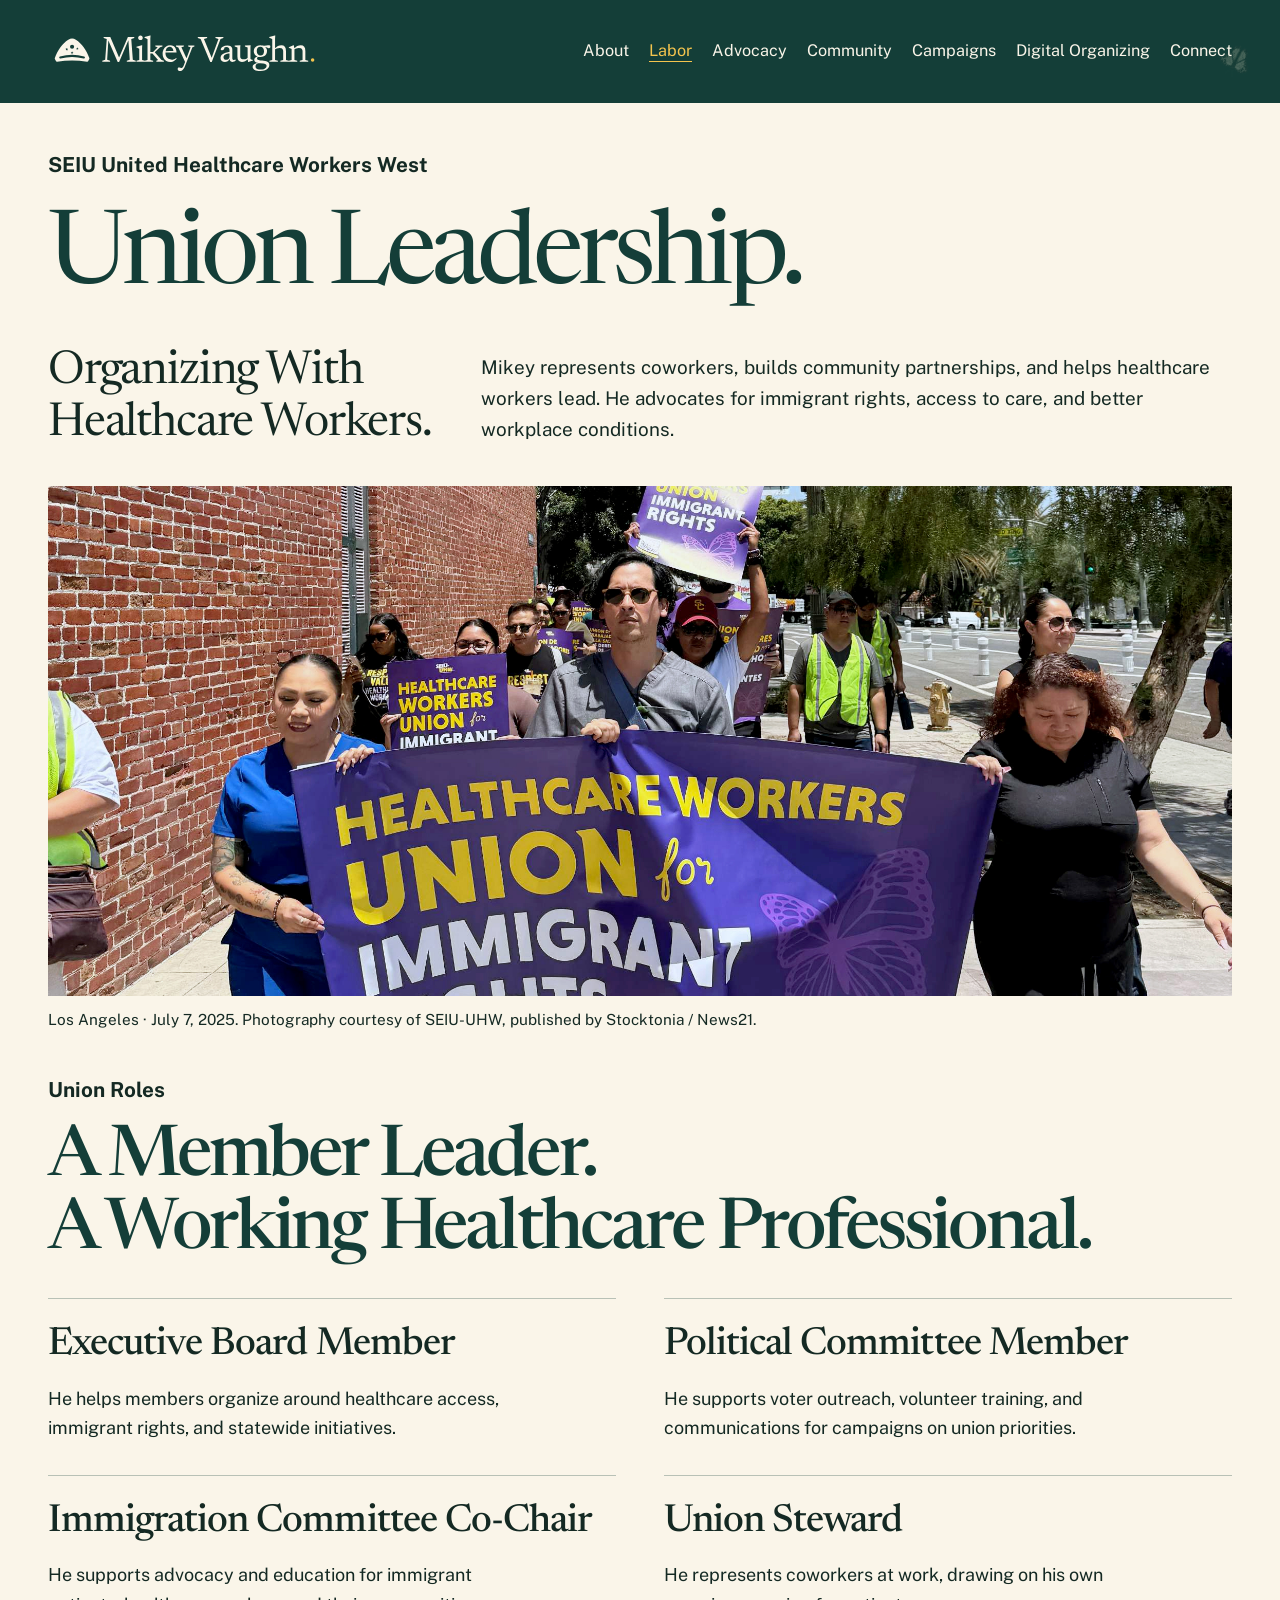
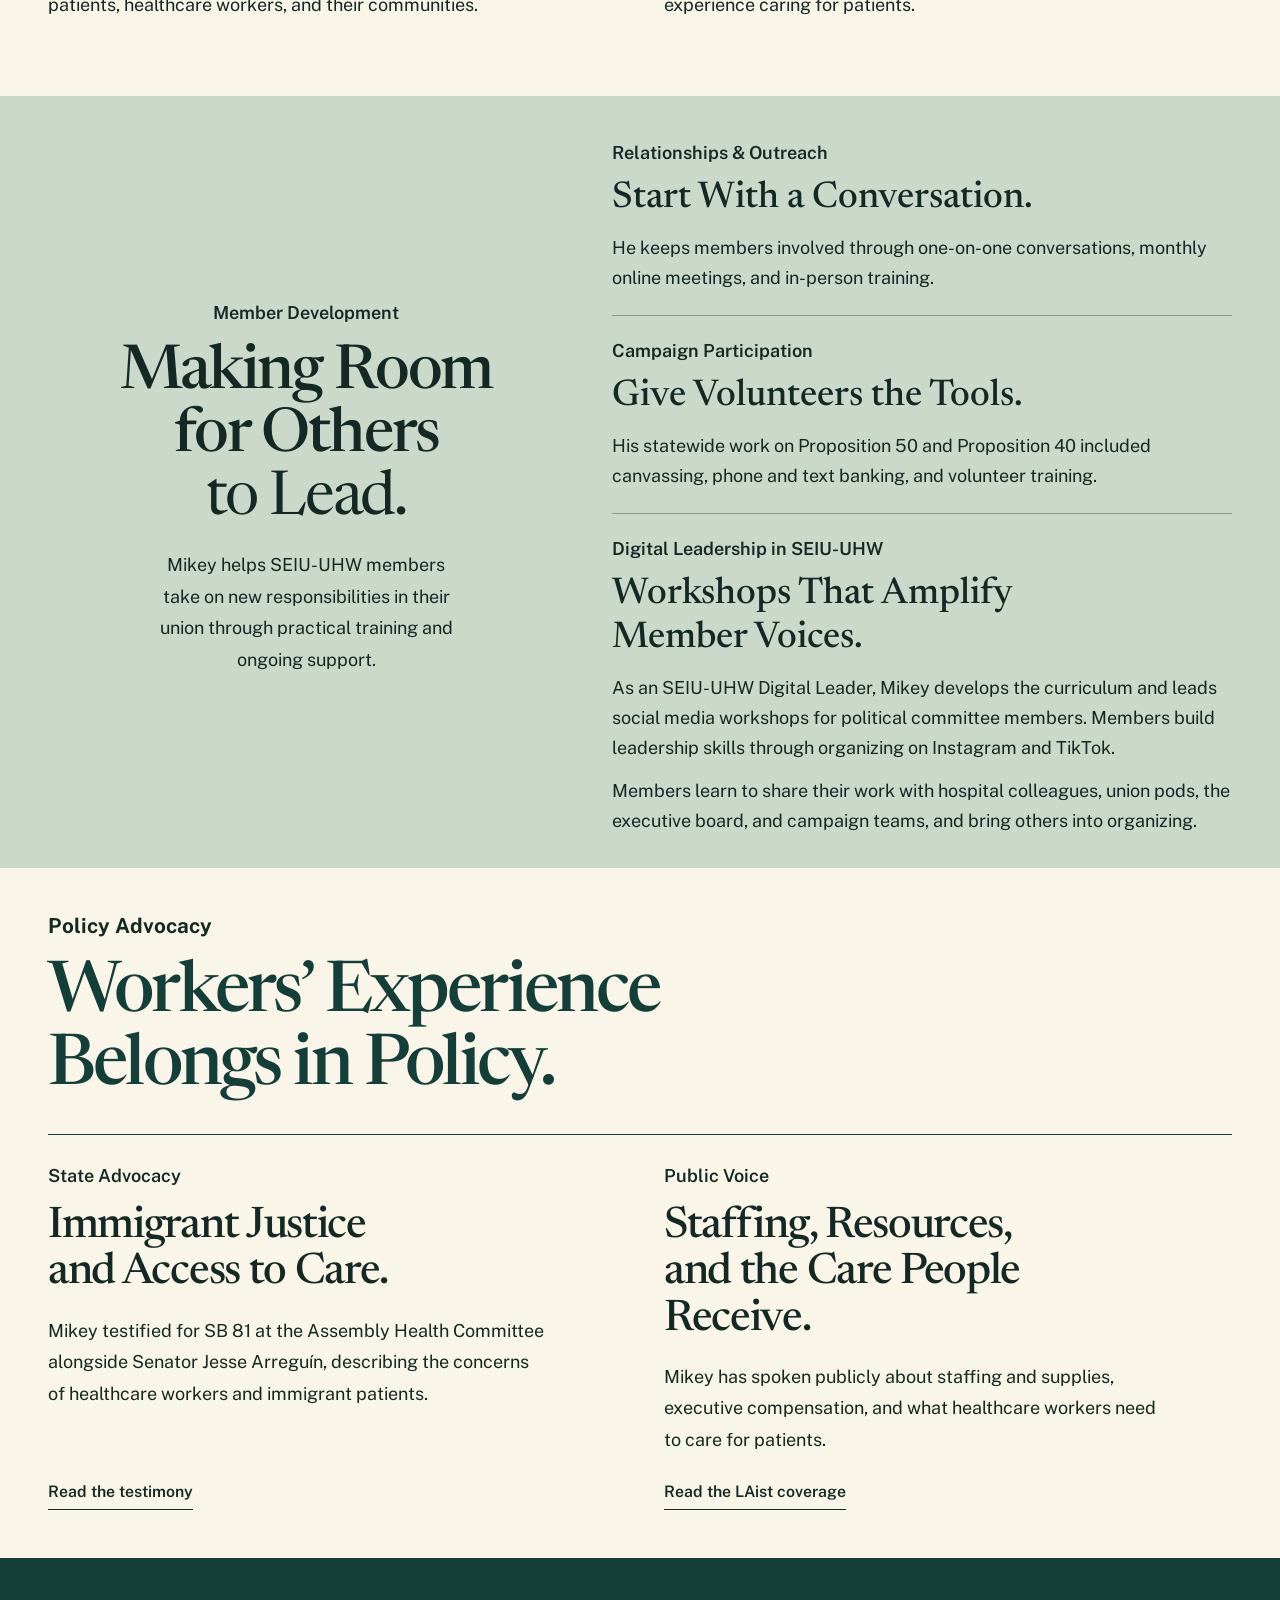
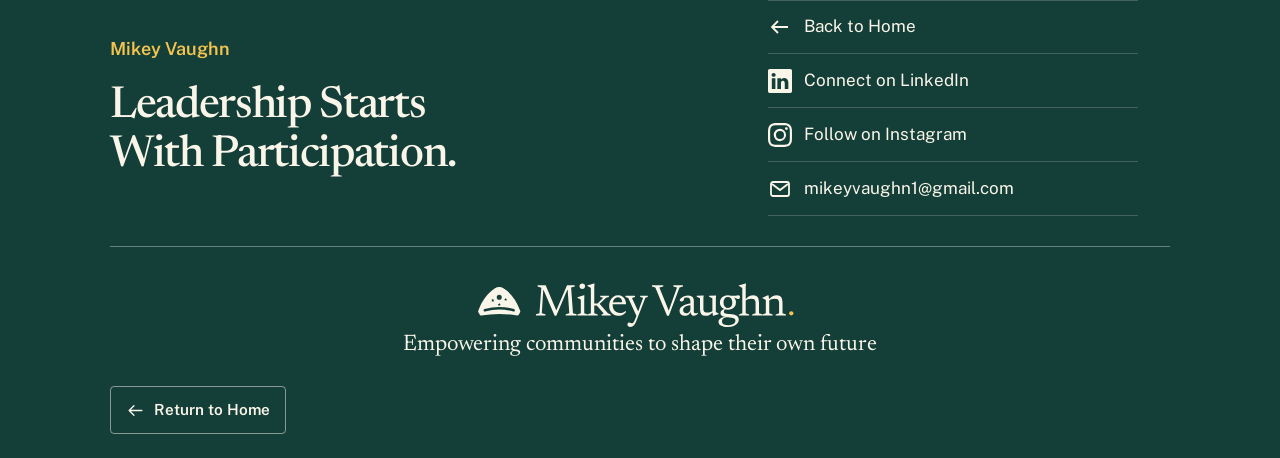
<file: union-leadership.html>
<!doctype html>
<html lang="en">
<head>
  <meta charset="utf-8"><meta name="viewport" content="width=device-width, initial-scale=1">
  <title>Union Leadership | Mikey Vaughn</title>
  <meta name="description" content="Mikey Vaughn’s SEIU-UHW leadership, digital leadership workshops, member development, labor advocacy, and work for immigrant access to healthcare.">
  <meta name="theme-color" content="#143e38">
  <link rel="preconnect" href="https://fonts.googleapis.com"><link rel="preconnect" href="https://fonts.gstatic.com" crossorigin>
  <link href="https://fonts.googleapis.com/css2?family=Archivo+Black&amp;family=Newsreader:opsz,wght@6..72,400;6..72,500&amp;family=Public+Sans:wght@400;500;600;700&amp;display=swap" rel="stylesheet">
  <link rel="stylesheet" href="styles.css?v=campaign-role-17"><link rel="icon" href="favicon.svg?v=14" type="image/svg+xml">
  <link rel="stylesheet" href="butterfly.css?v=17">
  <link rel="canonical" href="https://mikeyvaughn.github.io/union-leadership.html">
  <meta property="og:type" content="website">
  <meta property="og:site_name" content="Mikey Vaughn">
  <meta property="og:title" content="Union Leadership | Mikey Vaughn">
  <meta property="og:description" content="Mikey Vaughn’s SEIU-UHW leadership, digital leadership workshops, member development, labor advocacy, and work for immigrant access to healthcare.">
  <meta property="og:url" content="https://mikeyvaughn.github.io/union-leadership.html">
  <meta property="og:image" content="https://mikeyvaughn.github.io/mikey-vaughn-share-v4.png">
  <meta property="og:image:secure_url" content="https://mikeyvaughn.github.io/mikey-vaughn-share-v4.png">
  <meta property="og:image:type" content="image/png">
  <meta property="og:image:width" content="1200">
  <meta property="og:image:height" content="630">
  <meta property="og:image:alt" content="Mikey Vaughn on evergreen beside his name in cream with a yellow period. Portrait from the California Assembly hearing photograph by Aaron Stigile / News21.">
  <meta name="twitter:card" content="summary_large_image">
  <meta name="twitter:title" content="Union Leadership | Mikey Vaughn">
  <meta name="twitter:description" content="Mikey Vaughn’s SEIU-UHW leadership, digital leadership workshops, member development, labor advocacy, and work for immigrant access to healthcare.">
  <meta name="twitter:image" content="https://mikeyvaughn.github.io/mikey-vaughn-share-v4.png">
  <meta name="twitter:image:alt" content="Mikey Vaughn on evergreen beside his name in cream with a yellow period.">
</head>
<body>
  <a class="skip-link" href="#main">Skip to content</a>
  <div class="header-band"><header class="masthead wrap"><a class="wordmark brand-logo" href="index.html" aria-label="Mikey Vaughn, home"><img src="assets/mikey-vaughn-logo-southern-cross.svg?v=14" alt="Mikey Vaughn" width="800" height="140"></a><button class="menu-toggle" type="button" aria-expanded="false" aria-controls="primary-navigation" hidden><span>Menu</span><svg viewBox="0 0 16 16" width="16" height="16" aria-hidden="true" focusable="false"><path class="menu-bars" d="M3 4h10M3 8h10M3 12h10" fill="none" stroke="currentColor" stroke-width="1.8" stroke-linecap="round" stroke-linejoin="round"/><path class="menu-close" d="m4 4 8 8M12 4l-8 8" fill="none" stroke="currentColor" stroke-width="1.8" stroke-linecap="round" stroke-linejoin="round"/></svg></button><nav id="primary-navigation" aria-label="Main navigation"><a href="about.html">About</a><a href="union-leadership.html" aria-current="page">Labor</a><a href="index.html#work">Advocacy</a><a href="index.html#community">Community</a><a href="index.html#campaigns">Campaigns</a><a href="index.html#digital">Digital Organizing</a><a href="index.html#connect">Connect</a></nav></header></div>
  <main id="main">
    <section class="union-intro wrap" aria-labelledby="union-title"><p class="eyebrow section-kicker">SEIU United Healthcare Workers West</p><h1 id="union-title">Union Leadership.</h1><div class="union-deck"><p class="union-deck-title">Organizing With<br>Healthcare Workers.</p><p>Mikey represents coworkers, builds community partnerships, and helps healthcare workers lead. He advocates for immigrant rights, access to care, and better workplace conditions.</p></div></section>
    <figure class="union-image wrap"><img src="assets/mikey-organizing.jpg" alt="Mikey Vaughn and fellow SEIU-UHW members marching together for healthcare workers and immigrant rights." width="2304" height="1728"><figcaption>Los Angeles · July 7, 2025. Photography courtesy of SEIU-UHW, published by Stocktonia / News21.</figcaption></figure>
    <section class="section wrap union-roles" aria-labelledby="roles-title"><div class="section-heading"><p class="eyebrow section-kicker">Union Roles</p><h2 id="roles-title">A Member Leader.<br>A Working Healthcare Professional.</h2></div><div class="union-role-grid"><article><h3>Executive Board Member</h3><p>He helps members organize around healthcare access, immigrant rights, and statewide initiatives.</p></article><article><h3>Political Committee Member</h3><p>He supports voter outreach, volunteer training, and communications for campaigns on union priorities.</p></article><article><h3>Immigration Committee Co-Chair</h3><p>He supports advocacy and education for immigrant patients, healthcare workers, and their communities.</p></article><article><h3>Union Steward</h3><p>He represents coworkers at work, drawing on his own experience caring for patients.</p></article></div></section>
    <section class="community" id="member-development"><div class="wrap community-layout"><div class="community-intro"><p class="eyebrow">Member Development</p><h2>Making Room<br>for Others<br><em>to Lead.</em></h2><p>Mikey helps SEIU-UHW members take on new responsibilities in their union through practical training and ongoing support.</p></div><div class="community-stories"><article><p class="eyebrow">Relationships &amp; Outreach</p><h3>Start With a Conversation.</h3><p>He keeps members involved through one-on-one conversations, monthly online meetings, and in-person training.</p></article><article><p class="eyebrow">Campaign Participation</p><h3>Give Volunteers the Tools.</h3><p>His statewide work on Proposition 50 and Proposition 40 included canvassing, phone and text banking, and volunteer training.</p></article><article id="digital-leadership"><p class="eyebrow">Digital Leadership in SEIU-UHW</p><h3>Workshops That Amplify<br>Member Voices.</h3><p>As an SEIU-UHW Digital Leader, Mikey develops the curriculum and leads social media workshops for political committee members. Members build leadership skills through organizing on Instagram and TikTok.</p><p>Members learn to share their work with hospital colleagues, union pods, the executive board, and campaign teams, and bring others into organizing.</p></article></div></div></section>
    <section class="section wrap"><div class="section-heading"><p class="eyebrow section-kicker">Policy Advocacy</p><h2>Workers’ Experience<br>Belongs in Policy.</h2></div><div class="public-record union-record"><article><p class="eyebrow">State Advocacy</p><h3>Immigrant Justice<br>and Access to Care.</h3><p>Mikey testified for SB 81 at the Assembly Health Committee alongside Senator Jesse Arreguín, describing the concerns of healthcare workers and immigrant patients.</p><a class="text-link" href="https://calmatters.digitaldemocracy.org/hearings/259512" target="_blank" rel="noopener noreferrer">Read the testimony</a></article><article><p class="eyebrow">Public Voice</p><h3>Staffing, Resources,<br>and the Care People Receive.</h3><p>Mikey has spoken publicly about staffing and supplies, executive compensation, and what healthcare workers need to care for patients.</p><a class="text-link" href="https://laist.com/news/health/looming-medicaid-cuts-supercharge-californias-latest-labor-industry-fight" target="_blank" rel="noopener noreferrer">Read the LAist coverage</a></article></div></section>
  </main>
  <footer class="footer"><div class="wrap"><div class="footer-main"><div><p class="eyebrow">Mikey Vaughn</p><h2>Leadership Starts<br>With Participation.</h2></div><div class="footer-links"><a href="index.html"><svg class="social-icon" viewBox="0 0 24 24" fill="none" stroke="currentColor" stroke-width="1.8" aria-hidden="true" focusable="false"><path d="m10 6-6 6 6 6M4 12h16"/></svg><span>Back to Home</span></a><a href="https://www.linkedin.com/in/mikey-vaughn-5b9061a8/" target="_blank" rel="noopener noreferrer"><svg class="social-icon" viewBox="0 0 16 16" fill="currentColor" aria-hidden="true" focusable="false">
  <path d="M0 1.146C0 .513.526 0 1.175 0h13.65C15.474 0 16 .513 16 1.146v13.708c0 .633-.526 1.146-1.175 1.146H1.175C.526 16 0 15.487 0 14.854zm4.943 12.248V6.169H2.542v7.225zm-1.2-8.212c.837 0 1.358-.554 1.358-1.248-.015-.709-.52-1.248-1.342-1.248S2.4 3.226 2.4 3.934c0 .694.521 1.248 1.327 1.248zm4.908 8.212V9.359c0-.216.016-.432.08-.586.173-.431.568-.878 1.232-.878.869 0 1.216.662 1.216 1.634v3.865h2.401V9.25c0-2.22-1.184-3.252-2.764-3.252-1.274 0-1.845.7-2.165 1.193v.025h-.016l.016-.025V6.169h-2.4c.03.678 0 7.225 0 7.225z"/>
</svg><span>Connect on LinkedIn</span></a><a href="https://www.instagram.com/mikeyv_costa/" target="_blank" rel="noopener noreferrer"><svg class="social-icon" viewBox="0 0 16 16" fill="currentColor" aria-hidden="true" focusable="false">
  <path d="M8 0C5.829 0 5.556.01 4.703.048 3.85.088 3.269.222 2.76.42a3.9 3.9 0 0 0-1.417.923A3.9 3.9 0 0 0 .42 2.76C.222 3.268.087 3.85.048 4.7.01 5.555 0 5.827 0 8.001c0 2.172.01 2.444.048 3.297.04.852.174 1.433.372 1.942.205.526.478.972.923 1.417.444.445.89.719 1.416.923.51.198 1.09.333 1.942.372C5.555 15.99 5.827 16 8 16s2.444-.01 3.298-.048c.851-.04 1.434-.174 1.943-.372a3.9 3.9 0 0 0 1.416-.923c.445-.445.718-.891.923-1.417.197-.509.332-1.09.372-1.942C15.99 10.445 16 10.173 16 8s-.01-2.445-.048-3.299c-.04-.851-.175-1.433-.372-1.941a3.9 3.9 0 0 0-.923-1.417A3.9 3.9 0 0 0 13.24.42c-.51-.198-1.092-.333-1.943-.372C10.443.01 10.172 0 7.998 0zm-.717 1.442h.718c2.136 0 2.389.007 3.232.046.78.035 1.204.166 1.486.275.373.145.64.319.92.599s.453.546.598.92c.11.281.24.705.275 1.485.039.843.047 1.096.047 3.231s-.008 2.389-.047 3.232c-.035.78-.166 1.203-.275 1.485a2.5 2.5 0 0 1-.599.919c-.28.28-.546.453-.92.598-.28.11-.704.24-1.485.276-.843.038-1.096.047-3.232.047s-2.39-.009-3.233-.047c-.78-.036-1.203-.166-1.485-.276a2.5 2.5 0 0 1-.92-.598 2.5 2.5 0 0 1-.6-.92c-.109-.281-.24-.705-.275-1.485-.038-.843-.046-1.096-.046-3.233s.008-2.388.046-3.231c.036-.78.166-1.204.276-1.486.145-.373.319-.64.599-.92s.546-.453.92-.598c.282-.11.705-.24 1.485-.276.738-.034 1.024-.044 2.515-.045zm4.988 1.328a.96.96 0 1 0 0 1.92.96.96 0 0 0 0-1.92m-4.27 1.122a4.109 4.109 0 1 0 0 8.217 4.109 4.109 0 0 0 0-8.217m0 1.441a2.667 2.667 0 1 1 0 5.334 2.667 2.667 0 0 1 0-5.334"/>
</svg><span>Follow on Instagram</span></a><a href="mailto:mikeyvaughn1@gmail.com"><svg class="social-icon" viewBox="0 0 24 24" fill="none" stroke="currentColor" stroke-width="1.8" aria-hidden="true" focusable="false"><rect x="3" y="5" width="18" height="14" rx="2"/><path d="m4 7 8 6 8-6"/></svg><span>mikeyvaughn1@gmail.com</span></a></div></div><div class="footer-bottom"><a class="wordmark brand-logo" href="index.html"><img src="assets/mikey-vaughn-logo-southern-cross.svg?v=14" alt="Mikey Vaughn" width="800" height="140"></a><p class="brand-tagline"><span>Empowering communities</span> <span>to shape their own future</span></p></div><div class="footer-utilities"><a class="return-home" href="index.html#home"><svg viewBox="0 0 24 24" fill="none" stroke="currentColor" stroke-width="1.7" stroke-linecap="round" stroke-linejoin="round" aria-hidden="true"><path d="m10 6-6 6 6 6M4 12h16"/></svg><span>Return to Home</span></a></div></div></footer>
  <script>
    (() => {
      const header = document.querySelector('.masthead');
      const toggle = header.querySelector('.menu-toggle');
      const nav = header.querySelector('nav');
      const mobile = window.matchMedia('(max-width: 760px)');
      const closeMenu = () => {
        header.classList.remove('menu-open');
        toggle.setAttribute('aria-expanded', 'false');
      };
      header.classList.add('menu-ready');
      toggle.hidden = false;
      toggle.addEventListener('click', () => {
        const open = toggle.getAttribute('aria-expanded') !== 'true';
        header.classList.toggle('menu-open', open);
        toggle.setAttribute('aria-expanded', String(open));
      });
      nav.addEventListener('click', event => {
        if (mobile.matches && event.target.closest('a')) closeMenu();
      });
      header.addEventListener('keydown', event => {
        if (event.key === 'Escape' && toggle.getAttribute('aria-expanded') === 'true') {
          closeMenu();
          toggle.focus();
        }
      });
      mobile.addEventListener('change', closeMenu);
    })();
  </script>
  <button class="back-to-top" type="button" data-back-to-top aria-label="Back to top" title="Back to top" hidden><svg viewBox="0 0 24 24" fill="none" stroke="currentColor" stroke-width="1.8" stroke-linecap="round" stroke-linejoin="round" aria-hidden="true" focusable="false"><path d="m6 11 6-6 6 6M12 5v14"/></svg><span>Back to top</span></button>
  <script src="back-to-top.js?v=1" defer></script>
<div class="mfv-butterfly-surface" aria-hidden="true"><div class="mfv-butterfly"><svg xmlns="http://www.w3.org/2000/svg" viewBox="0 0 200 160" fill="none">
<defs>
 <image id="monarch-art" href="assets/monarch-natural-cream.png" x="0" y="50" width="200" height="100"/>
 <clipPath id="left-fore"><path d="M0 0H97V85L43 123H0Z"/></clipPath>
 <clipPath id="left-hind"><path d="M97 84V160H0V122H44Z"/></clipPath>
 <clipPath id="right-fore"><path d="M200 0H103V85L157 123H200Z"/></clipPath>
 <clipPath id="right-hind"><path d="M103 84V160H200V122H156Z"/></clipPath>
 <clipPath id="monarch-center"><path d="M94 0H106V160H94Z"/></clipPath>
</defs>
<g class="wing-left"><g class="hindwing"><use href="#monarch-art" clip-path="url(#left-hind)"/></g><g class="forewing"><use href="#monarch-art" clip-path="url(#left-fore)"/></g></g>
<g class="wing-right"><g class="hindwing"><use href="#monarch-art" clip-path="url(#right-hind)"/></g><g class="forewing"><use href="#monarch-art" clip-path="url(#right-fore)"/></g></g>
<use href="#monarch-art" clip-path="url(#monarch-center)"/>
</svg></div></div>
<script src="butterfly.js?v=26" defer></script>
</body>
</html>
</file>
<file: styles.css>
:root{--pine:#143e38;--paper:#faf5e9;--gold:#f4c44e;--ink:#142923;--sage:#cbd9cb;--line:#b8c1b6;--sans:'Public Sans',system-ui,sans-serif;--serif:'Newsreader',Georgia,serif;--display:'Archivo Black','Arial Black',sans-serif;color-scheme:light}
*{box-sizing:border-box}html{scroll-behavior:smooth;scroll-padding-top:24px}body{margin:0;background:var(--paper);color:var(--ink);font-family:var(--sans);font-size:17px;line-height:1.65;-webkit-font-smoothing:antialiased}h1,h2,h3,p,figure{margin:0}a{color:inherit;text-underline-offset:5px;text-decoration-thickness:1px}a:hover{text-decoration-thickness:2px}a:focus-visible,summary:focus-visible{outline:3px solid #a55c0f;outline-offset:6px}img{display:block;width:100%;height:auto}h1,h2,h3{font-weight:400;text-wrap:balance}p{text-wrap:pretty}.wrap{width:min(1200px,calc(100% - 96px));margin-inline:auto}.section{padding-block:106px}.eyebrow{font-size:.75rem;font-weight:600;letter-spacing:.105em;line-height:1.5;text-transform:none}.text-link{display:inline-block;font-size:.9rem;font-weight:600;padding-bottom:4px;text-decoration:none;border-bottom:1px solid currentColor}.text-link:hover{border-bottom-width:2px;padding-bottom:3px}.skip-link{position:absolute;left:16px;top:-100px;padding:12px 20px;background:var(--gold);z-index:5}.skip-link:focus{top:12px}.preview-note{font-size:.7rem;padding:8px 48px;border-bottom:1px solid var(--line);display:flex;justify-content:space-between;gap:20px;color:var(--pine);letter-spacing:.04em}.masthead{display:flex;justify-content:space-between;align-items:center;padding-block:27px;border-bottom:1px solid var(--pine);gap:28px}.wordmark{font-family:var(--display);font-size:1.06rem;letter-spacing:-.055em;text-transform:none;text-decoration:none;white-space:nowrap}.wordmark-period{color:#93620a}.masthead nav{display:flex;gap:27px;flex-wrap:wrap;font-size:.82rem}.masthead nav a{text-decoration:none}.masthead nav a:hover{text-decoration:underline}.hero{display:grid;grid-template-columns:1fr 1.12fr;gap:64px;padding-top:54px;padding-bottom:52px;align-items:stretch}.hero-copy{display:flex;flex-direction:column;align-items:flex-start}.hero h1{font-family:var(--serif);font-size:clamp(5rem,8.8vw,8rem);line-height:.88;letter-spacing:-.055em;margin:35px 0 25px;color:var(--pine)}.hero h1 span{font-style:normal}.hero-intro{max-width:345px}.hero-role{font-size:1.14rem;font-weight:600;line-height:1.5;margin-bottom:14px}.hero-intro>p:not(.hero-role){font-size:.96rem;line-height:1.7;margin-bottom:22px}.hero-bottom{font-size:.7rem;font-weight:500;margin-top:auto;padding-top:40px;letter-spacing:.02em}.hero-photo{display:flex;flex-direction:column}.hero-photo img{height:540px;object-fit:cover;object-position:51% 38%}.hero-photo figcaption{font-size:.72rem;line-height:1.5;padding-top:13px;display:flex;justify-content:space-between;gap:12px}.hero-photo figcaption span{font-weight:600}.statement{background:var(--pine);color:var(--paper);padding-block:70px}.statement-grid{display:grid;grid-template-columns:1.3fr 1fr;gap:80px;align-items:center}.statement .eyebrow{color:var(--gold);margin-bottom:22px}.statement h2{font-family:var(--serif);font-size:clamp(2.5rem,4.3vw,4rem);line-height:1.03;letter-spacing:-.035em}.statement-copy{font-size:1rem;line-height:1.8;max-width:420px}.statement-copy p+p{margin-top:18px}.section-heading{margin-bottom:46px}.section-heading .eyebrow{margin-bottom:20px}.section-heading h2,.about h2{font-family:var(--serif);font-size:clamp(2.7rem,4.6vw,4.2rem);line-height:1.04;letter-spacing:-.04em;color:var(--pine)}.feature-story{display:grid;grid-template-columns:1.2fr 1fr;gap:66px;align-items:center}.feature-story figure img{aspect-ratio:1.15;object-fit:cover;object-position:39% 50%}.feature-story figcaption{font-size:.69rem;line-height:1.6;margin-top:12px;max-width:100%}.feature-copy h3,.public-record h3{font-family:var(--serif);font-size:2.6rem;line-height:1.06;letter-spacing:-.03em;margin:16px 0 22px}.feature-copy>p:not(.eyebrow){font-size:.97rem;margin-bottom:17px}.role-list{margin:28px 0;font-size:.78rem;border-top:1px solid var(--line)}.role-list>div{display:grid;grid-template-columns:65px 1fr;gap:15px;padding-block:12px;border-bottom:1px solid var(--line)}.role-list dt{font-weight:600}.role-list dd{margin:0}.public-record{display:grid;grid-template-columns:1fr 1fr;gap:66px;border-top:1px solid var(--pine);padding-top:37px;margin-top:54px}.public-record article{max-width:500px}.public-record h3{font-size:2.25rem;margin:16px 0 18px}.public-record p:not(.eyebrow){font-size:.95rem;margin-bottom:24px}.community{background:var(--sage);padding-block:88px 32px}.community-layout{display:grid;grid-template-columns:1fr 1.2fr;gap:100px}.community-intro h2{font-family:var(--serif);font-size:clamp(2.7rem,4.8vw,4.3rem);line-height:1.02;letter-spacing:-.035em;margin-block:24px}.community-intro h2 em{font-weight:400}.community-intro>p:last-child{font-size:.95rem;max-width:300px}.community-stories article{padding-bottom:27px;margin-bottom:27px;border-bottom:1px solid #849e89}.community-stories article:last-child{border-bottom:0;margin-bottom:0}.community-stories h3{font-family:var(--serif);font-size:1.9rem;line-height:1.2;margin:12px 0}.community-stories article>p:last-child{font-size:.95rem}.relationship-strip{margin-top:48px;padding-top:25px;border-top:1px solid #849e89;display:flex;justify-content:space-between;gap:20px;flex-wrap:wrap;font-size:.76rem;font-weight:600}.campaign-heading{display:grid;grid-template-columns:1.2fr 1fr;gap:80px;align-items:end}.campaign-heading>p{font-size:.97rem;max-width:400px}.campaign-grid{display:grid;grid-template-columns:1fr 1fr;border-top:1px solid var(--pine);border-bottom:1px solid var(--pine)}.campaign{padding:36px 45px 38px 0}.campaign+.campaign{padding:36px 0 38px 45px;border-left:1px solid var(--line)}.campaign-location{font-size:.76rem;margin-bottom:20px}.campaign h3{font-family:var(--serif);font-size:3.4rem;line-height:1.05;letter-spacing:-.035em}.campaign-office{font-size:1rem;margin-top:5px}.campaign-rule{height:5px;width:45px;background:var(--gold);margin:27px 0}.campaign .eyebrow{font-size:.68rem;letter-spacing:.065em;margin-bottom:15px}.campaign>.eyebrow+p{font-size:.95rem;max-width:440px;margin-bottom:22px}.campaign-note{display:grid;grid-template-columns:1fr 2fr;gap:40px;padding-top:28px}.campaign-note p{font-size:.85rem;max-width:620px}.digital{background:var(--pine);color:var(--paper);padding-block:90px}.digital-grid{display:grid;grid-template-columns:1fr 1fr;gap:110px}.digital .eyebrow{color:var(--gold)}.digital h2{font-family:var(--serif);font-size:clamp(2.8rem,4.7vw,4.3rem);line-height:1.03;letter-spacing:-.04em;margin:24px 0}.digital h2 em{font-weight:400}.digital-grid>div>p:not(.eyebrow){font-size:.97rem;max-width:410px;margin-bottom:25px}.digital-story{display:block;text-decoration:none;border-top:1px solid #67827a;padding-block:25px 30px}.digital-story h3{font-family:var(--serif);font-size:2.4rem;line-height:1.05;letter-spacing:-.025em;margin:16px 0}.story-description{display:block;font-size:.85rem;max-width:350px}.story-action{display:inline-block;font-size:.78rem;font-weight:600;border-bottom:1px solid currentColor;margin-top:18px}.digital-story:hover .story-action{border-bottom-width:2px}.digital-training{border-top:1px solid #67827a;padding-top:24px}.digital-training>p:last-child{font-size:.85rem;line-height:1.8;margin-top:12px}.about>.eyebrow{margin-bottom:22px}.about-layout{display:grid;grid-template-columns:1fr 1fr;gap:110px}.about-layout>div>p{font-size:1rem;margin-bottom:20px}.about-links{display:flex;flex-wrap:wrap;gap:18px 28px;padding-top:8px}.about-links a{font-size:.78rem}.footer{background:var(--pine);color:var(--paper);padding-block:66px 25px}.footer-main{display:flex;justify-content:space-between;gap:40px;align-items:end;padding-bottom:52px}.footer .eyebrow{color:var(--gold);margin-bottom:22px}.footer h2{font-family:var(--serif);font-size:clamp(2.5rem,4vw,3.6rem);line-height:1.05;letter-spacing:-.03em}.footer-links{display:flex;flex-direction:column;gap:15px;font-size:.95rem}.footer-bottom{border-top:1px solid #67827a;padding-top:26px;display:flex;align-items:center;justify-content:space-between;gap:20px}.footer-bottom .wordmark-period{color:var(--gold)}.footer-bottom p{font-size:.74rem}.photo-credit{font-size:.65rem;line-height:1.7;margin-top:28px;max-width:820px}
@media(min-width:1440px){.hero h1{font-size:8.5rem}.hero-photo img{height:585px}}
@media(max-width:1000px){.wrap{width:calc(100% - 64px)}.masthead nav{gap:17px}.hero{gap:36px}.hero h1{font-size:7rem}.hero-photo img{height:530px}.statement-grid,.feature-story,.community-layout,.campaign-heading,.digital-grid,.about-layout{gap:42px}.feature-copy h3{font-size:2.2rem}.campaign h3{font-size:2.8rem}.campaign-note{grid-template-columns:1fr 2fr}.relationship-strip{justify-content:flex-start;gap:15px 28px}}
@media(max-width:760px){body{font-size:16px}.wrap{width:calc(100% - 40px)}.preview-note{padding:8px 20px}.preview-note span{display:none}.masthead{display:block;padding-block:20px}.masthead nav{margin-top:18px;gap:10px 22px;font-size:.78rem}.hero{grid-template-columns:1fr;gap:30px;padding-top:34px;padding-bottom:34px}.hero h1{font-size:clamp(5.7rem,17vw,8rem);margin:28px 0}.hero-intro{max-width:480px}.hero-role br{display:none}.hero-bottom{padding-top:28px}.hero-photo img{height:auto;aspect-ratio:1.1;object-position:50% 36%}.hero-photo figcaption{font-size:.69rem}.statement{padding-block:48px}.statement-grid{grid-template-columns:1fr;gap:26px}.statement h2{font-size:2.8rem}.statement-copy{max-width:none}.section{padding-block:62px}.section-heading{margin-bottom:32px}.section-heading h2,.about h2{font-size:2.8rem}.feature-story{grid-template-columns:1fr;gap:30px}.feature-story figure img{aspect-ratio:1.35;object-position:40% 40%}.feature-copy h3{font-size:2.5rem}.public-record{grid-template-columns:1fr;gap:34px;margin-top:38px;padding-top:30px}.public-record article+article{border-top:1px solid var(--line);padding-top:30px}.public-record h3{font-size:2.2rem}.community{padding-block:58px 28px}.community-layout{grid-template-columns:1fr;gap:38px}.community-intro h2{font-size:3.15rem}.community-intro>p:last-child{max-width:450px}.community-stories h3{font-size:1.9rem}.relationship-strip{margin-top:30px}.campaign-heading{grid-template-columns:1fr;gap:24px}.campaign-heading>p{max-width:none}.campaign-grid{grid-template-columns:1fr}.campaign,.campaign+.campaign{padding:30px 0;border-left:0}.campaign+.campaign{border-top:1px solid var(--line)}.campaign h3{font-size:3rem}.campaign-note{grid-template-columns:1fr;gap:14px}.digital{padding-block:60px}.digital-grid{grid-template-columns:1fr;gap:38px}.digital h2{font-size:3.1rem}.digital-grid>div>p:not(.eyebrow){max-width:none}.digital-story h3{font-size:2.4rem}.about-layout{grid-template-columns:1fr;gap:26px}.footer{padding-top:50px}.footer-main{align-items:start;flex-direction:column;gap:32px;padding-bottom:38px}.footer h2{font-size:2.7rem}.footer-bottom{align-items:start;flex-direction:column;gap:12px}.photo-credit{font-size:.65rem}}
@media(prefers-reduced-motion:reduce){html{scroll-behavior:auto}}

/* Editorial hierarchy: prominent titles, comfortable reading, quiet metadata. */
h2,h3{font-weight:500}
.section-heading h2,.about h2{font-size:clamp(3rem,5.5vw,4.7rem)}
.feature-copy h3{font-size:clamp(2.4rem,3.6vw,3rem)}
.public-record h3{font-size:clamp(2.2rem,3.4vw,2.8rem)}
.hero-intro>p:not(.hero-role),.feature-copy>p:not(.eyebrow),.public-record p:not(.eyebrow),.community-intro>p:last-child,.community-stories article>p:last-child,.campaign-heading>p,.campaign>.eyebrow+p,.digital-grid>div>p:not(.eyebrow),.story-description,.digital-training>p:last-child{font-size:1rem;line-height:1.75}
.community-stories h3{font-size:2.05rem}
@media(max-width:760px){.section-heading h2,.about h2{font-size:clamp(2.65rem,10vw,3.2rem)}.feature-copy h3{font-size:2.5rem}.public-record h3{font-size:2.25rem}.community-stories h3{font-size:1.95rem}}
/* Evergreen masthead and dedicated union portfolio. */
.header-band{background:var(--pine);color:var(--paper)}
.masthead{border-bottom:0;min-height:92px}
.masthead .wordmark-period{color:var(--gold)}
.masthead nav{gap:22px;font-size:.78rem}
.masthead nav a[aria-current=page]{color:var(--gold);text-decoration:underline}
.organization-logo{display:block;text-decoration:none;width:fit-content;margin-bottom:25px}
.organization-logo img{height:auto;object-fit:contain}
.rainbow-logo{width:min(240px,100%)}
.wfp-logo{width:min(250px,100%);margin-top:30px}
.union-intro{padding-block:70px 48px}
.union-intro h1{font-family:var(--serif);font-size:clamp(4rem,8vw,7rem);line-height:1.02;letter-spacing:-.05em;margin:28px 0 36px;color:var(--pine)}
.union-deck{display:grid;grid-template-columns:1fr 1fr;gap:80px;align-items:center}
.union-deck-title{font-family:var(--serif);font-size:2.6rem;line-height:1.1;letter-spacing:-.025em}
.union-deck>p:last-child{max-width:460px;font-size:1.05rem}
.union-image img{height:510px;object-fit:cover;object-position:50% 35%}
.union-image figcaption{font-size:.75rem;margin-top:12px;line-height:1.6}
.union-role-grid{display:grid;grid-template-columns:1fr 1fr;gap:0 65px}
.union-role-grid article{border-top:1px solid var(--line);padding:25px 0 32px}
.union-role-grid h3{font-family:var(--serif);font-size:2.15rem;line-height:1.12;margin-bottom:16px;letter-spacing:-.025em}
.union-role-grid p{font-size:1rem;max-width:460px}
.union-record{margin-top:0}
.union-org{margin-top:55px;padding:28px 0;border-top:1px solid var(--line);display:grid;grid-template-columns:220px 1fr;gap:60px;align-items:center}
.union-org img{width:100%;height:auto}.union-org .eyebrow{margin-bottom:10px}.union-org .text-link{margin-top:14px}
@media(max-width:1000px){.masthead{gap:20px}.masthead nav{gap:14px;font-size:.73rem}}
@media(max-width:760px){.masthead{min-height:0}.masthead nav{gap:12px 20px;font-size:.8rem}.union-intro{padding-block:42px 30px}.union-intro h1{font-size:clamp(3.7rem,14vw,5rem)}.union-deck{grid-template-columns:1fr;gap:24px}.union-deck-title{font-size:2.4rem}.union-image img{height:auto;aspect-ratio:1.05;object-position:50% 30%}.union-role-grid{grid-template-columns:1fr}.union-org{grid-template-columns:1fr;gap:25px}.union-org img{max-width:230px}}
/* Readability pass requested by Christopher: generous type at every level. */
html{font-size:112.5%}body{font-size:1rem}
.eyebrow,.campaign .eyebrow{font-size:.78rem;letter-spacing:.075em}
.masthead nav{font-size:.82rem;gap:20px}
.preview-note{font-size:.72rem}
.hero-bottom,.hero-photo figcaption,.feature-story figcaption,.union-image figcaption,.campaign-location,.relationship-strip,.footer-bottom p{font-size:.78rem}
.role-list{font-size:.85rem}.text-link,.about-links a{font-size:.88rem}
.campaign-note p,.digital-training>p:last-child,.story-description{font-size:.95rem}
.story-action{font-size:.85rem}.photo-credit{font-size:.72rem}
@media(max-width:1000px){.masthead{align-items:flex-start}.masthead nav{font-size:.8rem;gap:14px 18px;justify-content:flex-end}.hero h1{font-size:6.2rem}}
@media(max-width:760px){.masthead nav{justify-content:flex-start;font-size:.82rem;gap:14px 22px}.hero h1{font-size:clamp(3.9rem,18vw,7rem)}.hero-intro{max-width:none}.hero-bottom{font-size:.76rem}.hero-photo figcaption{font-size:.75rem;flex-wrap:wrap}.hero-role{font-size:1.1rem}.section-heading h2,.about h2{font-size:clamp(2.4rem,10vw,3.2rem)}.feature-copy h3{font-size:2.25rem}.community-intro h2,.digital h2{font-size:2.8rem}.campaign h3{font-size:2.7rem}.union-intro h1{font-size:clamp(3rem,14vw,5rem)}.union-deck-title{font-size:2.2rem}}
/* Supporting imagery gives the quieter columns an editorial purpose. */
.community-art{width:100%;max-width:420px;height:auto;margin-top:46px}
.campaign-photo{margin-bottom:28px;overflow:hidden}
.campaign-photo img{aspect-ratio:1.6;object-fit:cover;object-position:50% 32%}

.interview-visual{margin-top:38px;max-width:490px}
.interview-visual img{width:100%;aspect-ratio:1.45;object-fit:cover;object-position:50% 28%}
.interview-visual figcaption{font-size:.75rem;line-height:1.6;margin-top:13px}
.care-art{margin-top:35px;width:100%;max-width:350px;height:auto}
@media(max-width:760px){.community-art{max-width:330px;margin-top:30px}.interview-visual{margin-top:30px}.care-art{max-width:260px;margin-top:22px}.campaign-photo img{aspect-ratio:1.4}}
.interview-visual img{object-position:50% 37%}
.interview-visual img{object-position:50% 40%}
/* Cover-photo and spacing review: complete faces, balanced columns, solid marks. */
.hero-intro{max-width:390px}
.community-intro>p{max-width:360px}
.community-art{width:82%;max-width:330px;margin:38px 0 0}
.care-art{width:68%;max-width:235px;margin:28px 0 0}
.digital-grid{grid-template-columns:1.15fr 1fr;gap:84px;align-items:center}
.digital-intro{max-width:520px}
.digital-grid>.digital-intro>p:not(.eyebrow){max-width:485px}
.interview-visual{margin:0 auto;width:min(100%,310px);max-width:310px}
.interview-visual img{width:100%;height:auto;aspect-ratio:9/16;object-fit:contain;object-position:center}
.interview-visual figcaption{font-size:.75rem;margin-top:14px}
.digital-article-grid{display:grid;grid-template-columns:repeat(3,minmax(0,1fr));gap:36px;margin-top:58px}
.digital-article-grid h3{font-family:var(--serif);font-size:2rem;font-weight:500;line-height:1.12;letter-spacing:-.025em;margin:17px 0}
.digital-article-grid .digital-story,.digital-article-grid .digital-training{padding:25px 0 0;border-top:1px solid #67827a}
.digital-article-grid .eyebrow{font-size:.73rem;letter-spacing:.045em}
.digital-article-grid .story-description,.digital-article-grid .digital-training>p:last-child{font-size:.95rem;line-height:1.75}
.about-layout{align-items:start}
@media(max-width:1000px){.digital-grid{gap:48px}.digital-article-grid{gap:25px}.digital-article-grid h3{font-size:1.8rem}}
@media(max-width:760px){.community-art{width:78%;max-width:285px;margin-top:30px}.care-art{width:58%;max-width:190px;margin-top:26px}.digital-grid{grid-template-columns:1fr;gap:38px}.interview-visual{width:min(100%,300px)}.digital-article-grid{grid-template-columns:1fr;gap:32px;margin-top:40px}.digital-article-grid h3{font-size:2rem}.digital-article-grid .eyebrow{font-size:.78rem}.digital-intro{max-width:none}.about-layout{gap:34px}}
.nowrap{white-space:nowrap}
/* Supporting text is part of the reading hierarchy, not fine print. */
.hero-bottom{font-size:1.08rem;font-weight:500;line-height:1.5;letter-spacing:0;max-width:36ch}
.eyebrow,.campaign .eyebrow,.digital-article-grid .eyebrow{font-size:.9rem;line-height:1.45;letter-spacing:.01em;text-transform:none;font-weight:600}
.campaign-location,.relationship-strip,.footer-bottom p,.hero-photo figcaption,.feature-story figcaption,.union-image figcaption,.interview-visual figcaption{font-size:.85rem;letter-spacing:0;line-height:1.55}
.masthead nav{font-size:.9rem}
@media(max-width:760px){.hero-bottom{font-size:1.05rem;padding-top:28px}.masthead nav{font-size:.9rem;gap:12px 20px}.eyebrow,.campaign .eyebrow,.digital-article-grid .eyebrow{font-size:.9rem}}
/* Center the two illustrated introductions; tighten the surrounding composition. */
.community-intro{text-align:center;align-self:center}
.community-intro>p{margin-inline:auto}
.community-art{margin:32px auto 0;max-width:310px}
.about-heading{text-align:center}
.about-heading>.eyebrow{margin-bottom:20px}
.care-art{margin:26px auto 0;max-width:220px}
.about-layout{gap:72px;align-items:center}
.digital-grid{grid-template-columns:minmax(0,1fr) minmax(270px,330px);gap:58px;max-width:1060px;align-items:center}
.digital-intro{max-width:none}
.digital-grid>.digital-intro>p:not(.eyebrow){max-width:55ch}
.interview-visual{width:100%;max-width:330px}
.interview-visual figcaption{font-size:.85rem}
.digital-article-grid{max-width:1060px;margin-top:42px;gap:30px}
.digital{padding-block:68px}
.footer>.wrap{max-width:1060px}
.footer-main{display:grid;grid-template-columns:minmax(0,1.5fr) minmax(0,1fr);gap:64px;align-items:center;padding-bottom:36px}
.footer-links{justify-self:start;gap:20px}
.footer{padding-top:52px}
.footer-bottom{padding-top:24px}
.photo-credit{max-width:none;margin-top:22px}
@media(max-width:1000px) and (min-width:761px){.digital-grid{grid-template-columns:minmax(0,1fr) 270px;gap:38px}.digital h2{font-size:3rem}.about-layout{gap:42px}.footer-main{gap:40px}.footer h2{font-size:2.7rem}}
@media(max-width:760px){.community-intro{width:100%;max-width:500px;margin-inline:auto}.community-art{margin-top:26px;max-width:265px}.about-heading{width:100%}.care-art{margin-top:22px;max-width:180px}.about-layout{gap:28px}.digital-grid{grid-template-columns:1fr;gap:28px}.interview-visual{width:min(100%,290px)}.digital{padding-block:52px}.digital-article-grid{gap:28px;margin-top:34px}.footer-main{grid-template-columns:1fr;gap:28px;padding-bottom:30px}.footer-links{justify-self:start}.footer{padding-top:42px}.photo-credit{margin-top:18px}}
/* An editorial section signature, distinct from article metadata. */
.eyebrow.section-kicker{display:flex;align-items:center;gap:12px;font-size:1rem;font-weight:700;line-height:1.45;letter-spacing:.015em;text-transform:none}

.community-intro>.section-kicker,.about-heading>.section-kicker{justify-content:center}
.hero-copy>.section-kicker{font-size:.95rem}
.hero h1{margin-top:28px}
@media(max-width:760px){.eyebrow.section-kicker{font-size:.95rem;gap:10px}}

/* Revised illustration and credit treatment, November 25. */
.section-kicker::before{content:none}
.community-art{max-width:330px}
.care-art{width:74%;max-width:255px}
.photography-credits{margin-top:20px;font-size:.82rem;line-height:1.6}
.photography-credits summary{width:fit-content;padding:7px 0;font-weight:500;cursor:pointer;text-underline-offset:4px}
.photography-credits summary:hover{text-decoration:underline}
.photography-credits dl{display:grid;grid-template-columns:1fr 1fr;gap:18px 40px;max-width:880px;margin:18px 0 0;padding-top:18px;border-top:1px solid #67827a}
.photography-credits dt{font-weight:600;margin-bottom:3px}
.photography-credits dd{margin:0}
@media(max-width:760px){.community-art{max-width:280px}.care-art{width:72%;max-width:220px}.photography-credits dl{grid-template-columns:1fr;gap:15px}.footer-bottom p{max-width:30ch}}
/* The name and community-empowerment tagline form the hero identity. */
.hero h1{font-size:clamp(6rem,10.4vw,9rem);line-height:.86;letter-spacing:-.055em;margin:28px 0 32px}
.hero h1>span{display:block;margin-top:.035em;margin-left:.23em}
.hero-bottom{font-family:var(--serif);font-size:1.55rem;font-weight:500;font-style:normal;line-height:1.25;max-width:29ch;margin-top:26px;padding-top:20px}
.hero-photo figcaption{display:grid;grid-template-columns:minmax(0,1fr) auto;align-items:baseline;gap:12px 22px;padding-top:16px;line-height:1.45}
.hero-caption-title{font-size:.9rem;font-weight:600}
.hero-caption-meta{font-size:.85rem;font-weight:400;white-space:nowrap}
@media(max-width:1000px) and (min-width:761px){.hero h1{font-size:clamp(5rem,10vw,6.5rem)}.hero-photo figcaption{grid-template-columns:1fr;gap:5px}.hero-bottom{font-size:1.4rem}}
@media(max-width:760px){.hero h1{font-size:clamp(3.9rem,20vw,7rem);margin:27px 0 28px}.hero h1>span{margin-left:.2em}.hero-bottom{font-size:1.4rem;margin-top:22px;padding-top:10px;max-width:27ch}.hero-photo figcaption{grid-template-columns:1fr;gap:6px;padding-top:14px}.hero-caption-title{font-size:.9rem}.hero-caption-meta{font-size:.85rem;white-space:normal}}

/* Official organization identities retain their colors and aspect ratios. */
.affiliations{background:var(--sage);padding:62px 0 56px}
.affiliations>.wrap{max-width:1060px}
.affiliations .section-heading{margin-bottom:30px}
.affiliations .section-heading h2{font-size:clamp(2.1rem,3.5vw,3rem);line-height:1.12}
.affiliation-grid{display:grid;grid-template-columns:repeat(4,minmax(0,1fr));gap:26px}
.affiliation-mark{display:flex;align-items:center;justify-content:center;height:112px;padding:22px;background:var(--paper)}
.affiliation-mark-dark{background:var(--pine)}
.affiliation-mark img{width:100%;max-width:180px;height:100%;object-fit:contain}
.affiliation-grid h3,.affiliation-caucuses h3{font-family:var(--sans);font-size:1rem;font-weight:600;line-height:1.4;margin-top:16px}
.affiliation-grid article>p{font-size:.9rem;line-height:1.5;margin-top:6px}
.affiliation-caucuses{display:grid;grid-template-columns:1fr 3fr;gap:26px;border-top:1px solid #849e89;margin-top:30px;padding-top:24px}
.affiliation-caucuses h3{margin:0}
.affiliation-caucuses ul{list-style:none;padding:0;margin:0;display:flex;flex-wrap:wrap;gap:12px 30px;font-size:1rem;line-height:1.4}
@media(max-width:760px){.affiliations{padding-block:44px}.affiliation-grid{grid-template-columns:repeat(2,minmax(0,1fr));gap:26px 18px}.affiliation-mark{height:100px;padding:16px}.affiliation-caucuses{grid-template-columns:1fr;gap:16px}.affiliation-caucuses ul{flex-direction:column;gap:12px}}

/* A shared two-line signature connects the opening identity and closing sign-off. */
.brand-tagline{font-family:var(--serif);font-size:1.9rem;font-weight:400;font-style:normal;letter-spacing:-.025em;line-height:1.15;text-wrap:balance}
.brand-tagline>span{display:block}
.brand-tagline>span+span{font-style:normal}
.hero .hero-tagline{color:var(--pine);margin:0 0 30px;max-width:100%}
.hero h1{margin-bottom:24px}
.footer-bottom{align-items:center;gap:28px;padding-block:28px 8px}
.footer-bottom .wordmark{font-size:1.4rem}
.footer-bottom .brand-tagline{font-size:1.9rem;line-height:1.15;max-width:none;text-align:left}
@media(max-width:1000px) and (min-width:761px){.brand-tagline,.footer-bottom .brand-tagline{font-size:1.6rem}}
@media(max-width:760px){.brand-tagline,.footer-bottom .brand-tagline{font-size:1.55rem;line-height:1.2}.hero .hero-tagline{margin-bottom:26px}.footer-bottom{align-items:flex-start;gap:18px;padding-top:28px}.footer-bottom .wordmark{font-size:1.25rem}}

/* Mikey's name leads the navigation and closing identity. */
.masthead .wordmark{font-size:1.5rem;letter-spacing:-.045em}
.footer-bottom .wordmark{font-size:2rem;letter-spacing:-.045em}
.campaign{display:flex;flex-direction:column;align-items:flex-start}
.campaign-photo{width:100%}
.campaign>.text-link{margin-top:auto}
@media(min-width:761px) and (max-width:1100px){.masthead{flex-wrap:wrap;gap:18px}.masthead nav{width:100%;justify-content:space-between}}
@media(max-width:760px){.masthead .wordmark{font-size:1.4rem}.footer-bottom .wordmark{font-size:1.65rem}.campaign>.text-link{margin-top:0}}

/* Readable section labels establish a consistent editorial hierarchy. */
.eyebrow.section-kicker,.hero-copy>.section-kicker{font-size:1.15rem;font-weight:700;letter-spacing:0;line-height:1.35}
.eyebrow,.campaign .eyebrow,.digital-article-grid .eyebrow{font-size:1rem;letter-spacing:0;line-height:1.4}
.eyebrow.section-kicker{font-size:1.15rem}
@media(max-width:760px){.eyebrow.section-kicker,.hero-copy>.section-kicker{font-size:1.05rem}.eyebrow,.campaign .eyebrow,.digital-article-grid .eyebrow{font-size:.95rem}.eyebrow.section-kicker{font-size:1.05rem}.brand-tagline,.footer-bottom .brand-tagline{font-size:1.4rem;text-wrap:initial}.hero .hero-tagline{width:100%}}

/* The signature borrows the hero's upright/italic name pairing. */
.wordmark{font-family:var(--serif);font-weight:500;font-style:normal;line-height:1;letter-spacing:-.045em;text-transform:none}
.wordmark-last{font-style:normal;letter-spacing:-.055em}
.wordmark-period{display:inline-block;margin-left:.025em;font-style:normal;color:var(--gold)}
.masthead .wordmark{font-size:2.2rem;letter-spacing:-.045em}
.footer-bottom .wordmark{font-size:3rem;letter-spacing:-.045em}
@media(max-width:760px){.masthead .wordmark{font-size:2rem}.footer-bottom .wordmark{font-size:2.35rem}}

/* Use the same properly drawn letterforms and optical spacing at every scale. */
.wordmark,.hero h1{font-family:var(--serif);font-weight:400;font-optical-sizing:auto;font-kerning:normal;font-variant-ligatures:common-ligatures;letter-spacing:-.04em}
.masthead .wordmark,.footer-bottom .wordmark,.wordmark-last{letter-spacing:-.04em}
.wordmark-last,.hero h1>span{font-style:normal}

/* Upright typography is the selected direction; preserve emphasis through scale and layout. */
em{font-style:normal}
/* A compact closing section keeps the signature prominent without dominating. */
.footer{padding-top:40px}
.footer-main{padding-bottom:26px;gap:40px}
.footer h2{font-size:2.45rem;line-height:1.1}
.footer-bottom{padding-top:22px;gap:28px}
.footer-bottom .wordmark{font-size:2.2rem}
.footer-bottom .brand-tagline{font-size:1.4rem;line-height:1.2}
@media(max-width:760px){.footer{padding-top:34px}.footer-main{gap:22px;padding-bottom:24px}.footer h2{font-size:2rem}.footer-bottom .wordmark{font-size:2rem}.footer-bottom .brand-tagline{font-size:1.25rem}}
/* A tighter reading rhythm within sections and between related blocks. */
.section{padding-block:72px}
.hero{padding-top:40px;padding-bottom:40px;gap:48px}
.statement{padding-block:52px}
.statement-grid{gap:56px}
.section-heading{margin-bottom:30px}
.section-heading .eyebrow{margin-bottom:14px}
.feature-story{gap:48px}
.public-record{margin-top:38px;padding-top:28px;gap:48px}
.community{padding-block:60px 28px}
.community-layout{gap:64px}
.community-intro h2{margin-block:18px}
.community-art{margin-top:24px}
.community-stories article{padding-bottom:22px;margin-bottom:22px}
.relationship-strip{margin-top:28px;padding-top:20px}
.campaign-heading{gap:48px}
.campaign{padding:28px 32px 28px 0}
.campaign+.campaign{padding:28px 0 28px 32px}
.campaign-photo{margin-bottom:20px}
.campaign-location{margin-bottom:14px}
.campaign-rule{margin-block:20px}
.campaign-note{padding-top:22px;gap:28px}
.digital{padding-block:54px}
.digital-grid{gap:42px}
.digital h2{margin-block:18px}
.digital-article-grid{margin-top:30px;gap:26px}
.digital-article-grid .digital-story,.digital-article-grid .digital-training{padding-top:20px}
.about-layout{gap:52px}
.care-art{margin-top:18px}
.affiliations{padding-block:46px 40px}
.union-org{margin-top:36px;padding-block:22px;gap:40px}
@media(max-width:760px){
.section{padding-block:46px}
.hero{padding-block:32px;gap:28px}
.statement{padding-block:40px}.statement-grid{gap:24px}
.section-heading{margin-bottom:26px}
.feature-story{gap:26px}
.public-record{margin-top:30px;padding-top:24px;gap:28px}
.community{padding-block:42px 24px}.community-layout{gap:30px}
.community-art{margin-top:20px}.relationship-strip{margin-top:22px}
.campaign-heading{gap:22px}
.campaign,.campaign+.campaign{padding:24px 0;border-left:0}
.campaign-note{gap:14px}
.digital{padding-block:42px}.digital-grid{gap:26px}.digital-article-grid{gap:26px;margin-top:28px}
.about-layout{gap:24px}.care-art{margin-top:16px}
.affiliations{padding-block:38px 34px}.union-org{gap:22px}
}

/* Center affiliation captions and give each caucus a clear, equal place. */
.affiliation-grid article{text-align:center}
.affiliation-caucuses{grid-template-columns:minmax(190px,1fr) 3fr;align-items:center}
.affiliation-caucuses ul{display:grid;grid-template-columns:repeat(3,minmax(0,1fr));gap:14px}
.affiliation-caucuses li{display:flex;align-items:center;justify-content:center;min-height:62px;padding:14px 12px;background:var(--paper);border:1px solid #a5b8a7;color:var(--pine);font-weight:600;text-align:center;line-height:1.35}
@media(max-width:760px){.affiliation-caucuses{grid-template-columns:1fr;gap:16px}.affiliation-caucuses ul{grid-template-columns:1fr;gap:10px}.affiliation-caucuses li{min-height:52px;padding:12px 16px}}
.affiliation-caucuses{grid-template-columns:max-content minmax(0,1fr);gap:20px}
.affiliation-caucuses h3{font-weight:700}
@media(max-width:760px){.affiliation-caucuses{grid-template-columns:1fr;gap:12px}}

/* Contact routes share cream brand icons and a clear reading alignment. */
.footer-links{gap:8px}
.footer-links a{display:flex;align-items:center;gap:12px;padding:8px 0;border:0;text-decoration:none;line-height:1.4}
.footer-links a span{text-decoration:underline;text-decoration-thickness:1px;text-underline-offset:5px;overflow-wrap:anywhere}
.footer-links .social-icon{width:24px;height:24px;flex:0 0 24px;color:var(--paper)}
.footer-links a:hover span{text-decoration-thickness:2px}
.footer-links a:hover .social-icon{color:var(--gold)}
@media(max-width:760px){.footer-links a{gap:10px}.footer-links .social-icon{width:22px;height:22px;flex-basis:22px}}
/* The footer closes with a centered personal signature. */
.footer-bottom{flex-direction:column;align-items:center;justify-content:center;gap:10px;text-align:center;padding-block:24px 4px}
.footer-bottom .brand-tagline{text-align:center}
@media(max-width:760px){.footer-bottom{align-items:center;gap:10px}}
.footer-bottom .brand-tagline>span{display:inline}

.conversation-heading{display:flex;align-items:center;gap:22px}
.conversation-heading h2{min-width:0}
.conversation-heading img{width:76px;height:auto;flex:0 0 76px}
@media(max-width:760px){.conversation-heading{gap:14px}.conversation-heading img{width:52px;flex-basis:52px}.conversation-heading h2{font-size:clamp(1.65rem,6.6vw,2rem)}}
@media(max-width:380px){.conversation-heading{gap:10px}.conversation-heading img{width:40px;flex-basis:40px}.conversation-heading h2{font-size:1.4rem}.union-roles .section-heading h2{font-size:2.15rem}.union-role-grid h3{font-size:1.8rem}}

/* Keep workshop details and onward links connected to their articles. */
.community-stories article>p:not(.eyebrow)+p{margin-top:14px}
.community-stories article>.text-link,.digital-training>.text-link{margin-top:18px}
.community-stories article>p:not(.eyebrow){font-size:1rem;line-height:1.65}

/* Adopted revision 11 logo, preserving its approved proportions. */
.wordmark.brand-logo{display:block;width:280px;max-width:100%;line-height:0;flex-shrink:0}
.brand-logo img{display:block;width:100%;height:auto}
.footer-bottom .brand-logo{width:340px}
/* Separate the hero letterforms and name lines while retaining the stagger. */
.hero h1{letter-spacing:-.012em;line-height:.98}
.hero h1>span{margin-top:.055em;letter-spacing:-.012em}
@media(max-width:760px){.wordmark.brand-logo{width:260px}.footer-bottom .brand-logo{width:280px}}
.hero h1,.hero h1>span{letter-spacing:.005em}

.campaign-outcome{display:inline-block;margin-top:12px;padding:5px 11px;background:var(--sage);color:var(--pine);font-size:.95rem;font-weight:700;line-height:1.45;text-decoration:none}
.campaign-outcome:hover{text-decoration:underline;text-underline-offset:3px}

.hero-intro{max-width:100%;width:100%}
.hero-intro>p:not(.hero-role){max-width:390px}
@media(min-width:1101px){.hero-role{white-space:nowrap;font-size:1.05rem}}
@media(max-width:1100px){.hero-role{white-space:normal}}

/* Official-site refinement: aligned name and deliberate touch navigation. */
.hero h1>span{margin-left:0}
@media(max-width:760px){
  .masthead{padding-block:20px 16px}
  .masthead nav{display:grid;grid-template-columns:repeat(2,minmax(0,1fr));gap:0 16px;margin-top:18px;width:100%;font-size:clamp(.78rem,3.8vw,.9rem);line-height:1.35}
  .masthead nav a{display:flex;align-items:center;min-height:44px;padding:10px 0;border-bottom:1px solid rgba(250,245,233,.25)}
  .masthead nav a:hover,.masthead nav a:focus-visible{color:var(--gold)}
  .masthead nav a[aria-current=page]{font-weight:700}
}

/* Mobile disclosure keeps navigation compact, with a no-script link fallback. */
.menu-toggle{display:none}
@media(max-width:760px){
  .masthead .menu-toggle:not([hidden]){display:flex;align-items:center;justify-content:space-between;gap:16px;width:100%;min-height:48px;margin-top:14px;padding:10px 14px;border:1px solid rgba(250,245,233,.45);border-radius:3px;background:transparent;color:var(--paper);font:600 .9rem/1.4 var(--sans);text-align:left;cursor:pointer}
  .menu-toggle svg{flex:0 0 16px;transition:transform .15s ease}
  .menu-toggle[aria-expanded=true] svg{transform:rotate(180deg)}
  .menu-toggle:focus-visible{outline:3px solid var(--gold);outline-offset:4px}
  .masthead nav{grid-template-columns:1fr;gap:0;margin-top:8px;font-size:.9rem}
  .masthead nav a{min-height:48px;padding:12px 14px}
  .masthead.menu-ready nav{display:none}
  .masthead.menu-ready.menu-open nav{display:grid}
}
@media(prefers-reduced-motion:reduce){.menu-toggle svg{transition:none}}

/* Mobile reading and navigation polish. Desktop styles remain unchanged. */
@media(max-width:760px){
  html{scroll-padding-top:100px}
  .header-band{position:sticky;top:0;z-index:30;box-shadow:0 1px 0 rgba(250,245,233,.18)}
  .masthead{display:grid;grid-template-columns:minmax(0,1fr) auto;align-items:center;gap:0 14px;padding-block:14px;border-bottom:0}
  .masthead .wordmark.brand-logo{width:100%;max-width:228px;min-width:0}
  .masthead .menu-toggle:not([hidden]){width:auto;min-height:48px;margin:0;padding:10px 12px;gap:9px;font-size:.85rem}
  .masthead nav{grid-column:1/-1;max-height:calc(100svh - 90px);overflow-y:auto;overscroll-behavior:contain;margin-top:12px}
  .masthead nav a{padding-inline:4px;min-height:48px}
  .header-band a:focus-visible{outline-color:var(--gold)}
  .skip-link{z-index:40}
  /* Keep the name and roles first, followed immediately by the organizing photo. */
  .hero{display:grid;grid-template-columns:minmax(0,1fr);gap:16px;padding-block:24px 32px}
  .hero-copy,.hero-intro{display:contents}
  .hero-copy>.section-kicker{order:1;font-size:.9rem}
  .hero h1{order:2;font-size:clamp(3.5rem,18vw,4.6rem);line-height:.98;margin:0;letter-spacing:.005em}
  .hero h1>span{margin-top:.055em;margin-left:0}
  .hero-role{order:3;font-size:1rem;line-height:1.45;margin:0;font-weight:600}
  .hero-photo{order:4;margin-block:3px 5px;min-width:0}
  .hero-photo img{height:auto;aspect-ratio:4/3;object-fit:cover;object-position:center}
  .hero-photo figcaption{gap:3px;padding-top:10px}
  .hero-caption-title{font-size:.85rem;line-height:1.4}
  .hero-caption-meta{font-size:.8rem;line-height:1.4}
  .hero .hero-tagline{order:5;margin:0;font-size:1.35rem;line-height:1.22}
  .hero-intro>p:not(.hero-role){order:6;max-width:none;margin:0;font-size:1rem;line-height:1.65}
  .hero-intro>.text-link{order:7;justify-self:start;display:flex;align-items:center;min-height:48px;padding-block:8px}
  /* A consistent hierarchy allows long headings to scan without dominating the screen. */
  .statement h2,.section-heading h2,.community-intro h2,.digital h2,.about h2,.union-roles .section-heading h2{font-size:clamp(2rem,9vw,2.55rem);line-height:1.1;letter-spacing:-.03em}
  .feature-copy h3,.public-record h3{font-size:clamp(1.7rem,7.4vw,2.1rem);line-height:1.16;margin-block:14px 18px}
  .community-stories h3,.digital-article-grid h3,.union-role-grid h3{font-size:1.65rem;line-height:1.18}
  .campaign h3{font-size:2.15rem;line-height:1.1}
  .eyebrow.section-kicker{font-size:1rem;line-height:1.4}
  .eyebrow,.campaign .eyebrow,.digital-article-grid .eyebrow{font-size:.9rem;line-height:1.45}
  .section{padding-block:36px}
  .statement,.community,.digital{padding-block:36px}
  .statement-copy{line-height:1.65}
  .community-layout,.digital-grid,.about-layout{gap:28px}
  .community-art{width:72%;max-width:230px;margin-top:18px}
  .care-art{width:60%;max-width:190px;margin-top:16px}
  .role-list{font-size:.9rem;margin-block:22px}
  .role-list>div{grid-template-columns:55px minmax(0,1fr);gap:12px}
  .text-link{font-size:.9rem;line-height:1.5;min-height:44px;padding-block:9px;max-width:100%;overflow-wrap:anywhere}
  .about-links{display:grid;gap:10px;justify-items:start}
  .campaign-note{gap:10px}
  .campaign-photo{margin-bottom:16px}
  .campaign-outcome{font-size:.9rem}
  .digital-article-grid{gap:24px}
  .interview-visual{width:min(100%,270px)}
  .interview-visual figcaption,.feature-story figcaption,.union-image figcaption{font-size:.8rem;line-height:1.5}
  .affiliation-grid{gap:22px 14px}
  .affiliation-mark{height:90px;padding:12px}
  .affiliation-grid h3{font-size:.9rem;margin-top:10px}
  .affiliation-grid article>p{font-size:.8rem}
  .affiliation-caucuses h3{font-size:1rem}
  .affiliation-caucuses li{font-size:.9rem;min-height:48px}
  .union-intro{padding-block:28px}
  .union-intro h1{font-size:clamp(2.6rem,12vw,3.5rem);line-height:1.06;margin-top:18px}
  .union-deck{gap:20px;margin-top:24px}
  .union-deck-title{font-size:1.9rem;line-height:1.15}
  .union-deck>p:last-child{font-size:1rem;line-height:1.65}
  .union-image img{aspect-ratio:4/3}
  .union-role-grid article{padding-block:22px}
  .footer{padding-block:32px 22px}
  .footer-main{gap:22px;padding-bottom:24px}
  .conversation-heading h2{font-size:clamp(1.55rem,6.4vw,1.9rem);line-height:1.15}
  .conversation-heading img{width:42px;flex-basis:42px}
  .footer-links{width:100%;gap:4px}
  .footer-links a{min-height:48px;padding-block:12px;gap:12px;font-size:.9rem}
  .footer-bottom .brand-logo{width:min(100%,280px)}
  .footer-bottom .brand-tagline{font-size:1.15rem;line-height:1.3;max-width:29ch}
  .photography-credits{font-size:.8rem}
  .photography-credits summary{min-height:44px;padding-block:12px}
}
@media(prefers-reduced-motion:reduce){html{scroll-behavior:auto}}

/* Final mobile hero spacing pass, preserving the complete organizing photo. */
@media(max-width:760px){
  .hero{gap:12px;padding-top:20px}
  .hero-copy>.eyebrow.section-kicker{font-size:.85rem;font-weight:500;line-height:1.4}
  .hero h1{font-size:clamp(3.15rem,16.2vw,4.14rem)}
  .hero-photo{margin-top:3px;margin-bottom:10px}
  .hero-photo figcaption{gap:2px;padding-top:8px}
  .hero-photo figcaption .hero-caption-title{font-size:.8rem;font-weight:500;line-height:1.4}
  .hero-photo figcaption .hero-caption-meta{font-size:.78rem;font-weight:400;line-height:1.4}
}

/* Campaign cases lead with Mikey’s contribution, then candidate context and outcome. */
.campaign .campaign-owner{margin:0 0 6px;font-weight:700}
.campaign p.campaign-role-title{font-size:1.1rem;font-weight:600;line-height:1.45;margin:0 0 20px;max-width:100%}
.campaign h3{font-size:2.2rem;line-height:1.12;margin-bottom:10px}
.campaign .campaign-location{font-size:.9rem;margin-bottom:20px;line-height:1.5}
.campaign-contribution{font-size:1rem;line-height:1.65;margin-bottom:20px}
.campaign-result{margin-bottom:22px}
.campaign-result .eyebrow{font-size:.85rem;margin-bottom:6px}
.campaign-result .campaign-outcome{margin-top:0}
@media(max-width:760px){
 .campaign p.campaign-role-title{font-size:1rem;margin-bottom:16px}
 .campaign h3{font-size:1.9rem;line-height:1.15}
 .campaign .campaign-location{font-size:.85rem;margin-bottom:16px}
 .campaign-contribution{margin-bottom:18px}
 .campaign-result{margin-bottom:14px}
}

/* Keep candidate outcomes and onward links aligned across the paired case studies. */
.campaign-result{margin-top:auto}
.campaign>.text-link{margin-top:0}

/* Refined contact grouping and optical scale for the painted conversation artwork. */
.footer{padding-block:42px 24px}
.footer-main{gap:56px;padding-bottom:30px;align-items:center}
.conversation-heading{gap:24px;align-items:center}
.conversation-heading h2{font-size:2.3rem;line-height:1.12}
.conversation-heading img{width:100px;flex-basis:100px}
.footer-links{width:100%;max-width:370px;gap:0}
.footer-links a{min-height:54px;padding-block:14px;border-bottom:1px solid rgba(250,245,233,.2)}
.footer-links a:first-child{border-top:1px solid rgba(250,245,233,.2)}
.footer-links a span{text-decoration:none}
.footer-links a:hover span{text-decoration:underline;text-underline-offset:5px}
.footer-bottom{padding-block:26px 4px;gap:12px}
.footer-bottom .brand-tagline{font-size:1.25rem;line-height:1.4}
.photography-credits{margin-top:14px}
@media(max-width:1000px) and (min-width:761px){
 .footer-main{grid-template-columns:minmax(0,1.3fr) minmax(0,1fr);gap:32px}
 .conversation-heading{gap:18px}
 .conversation-heading h2{font-size:2rem}
 .conversation-heading img{width:80px;flex-basis:80px}
}
@media(max-width:760px){
 .footer{padding-block:30px 18px}
 .footer-main{gap:24px;padding-bottom:24px}
 .footer .eyebrow{margin-bottom:16px}
 .conversation-heading{gap:16px;justify-content:space-between}
 .conversation-heading h2{font-size:clamp(1.5rem,6vw,1.8rem);line-height:1.15}
 .conversation-heading img{width:68px;flex-basis:68px}
 .footer-links{max-width:none}
 .footer-links a{min-height:54px;padding-block:14px;gap:12px}
 .footer-bottom{padding-top:24px;gap:10px}
 .footer-bottom .brand-logo{width:min(100%,290px)}
 .footer-bottom .brand-tagline{font-size:1.05rem;line-height:1.4;max-width:30ch}
 .photography-credits{margin-top:10px}
}
@media(max-width:760px){
 .footer-main>div:first-child{position:relative}
 .footer-main>div:first-child:has(.conversation-heading)>.eyebrow{min-height:58px;padding-right:88px;display:flex;align-items:center;margin-bottom:12px}
 .conversation-heading{display:block}
 .conversation-heading h2{font-size:clamp(1.6rem,6vw,1.8rem);max-width:none}
 .conversation-heading img{position:absolute;right:0;top:0;width:68px}
}

/* Cross-page audit: retain headroom in the wide Labor photo and align source links. */
@media(min-width:761px){
 .union-image img{object-position:50% 15%}
 .public-record article{display:flex;flex-direction:column;align-items:flex-start}
 .public-record article>.text-link{margin-top:auto}
}

/* Election results read as editorial text rather than generic status badges. */
.campaign-result .campaign-outcome{display:inline-block;background:none;padding:3px 0;color:var(--pine);font-family:var(--serif);font-size:1.4rem;font-weight:500;line-height:1.25;letter-spacing:-.01em;min-height:44px}
.campaign-result .eyebrow{font-weight:600;letter-spacing:0;margin-bottom:2px}
@media(max-width:760px){.campaign-result .campaign-outcome{font-size:1.25rem}}

/* Center the identity independently of the compact mobile navigation trigger. */
@media(max-width:760px){
 html{scroll-padding-top:82px}
 .masthead{grid-template-columns:48px minmax(0,1fr) 48px;column-gap:6px;padding-block:8px}
 .masthead .wordmark.brand-logo{grid-column:2;grid-row:1;justify-self:center;width:100%;max-width:228px;min-height:48px;display:flex;align-items:center}
 .masthead .menu-toggle:not([hidden]){grid-column:3;grid-row:1;width:48px;height:48px;min-height:48px;padding:0;justify-content:center;border-color:rgba(250,245,233,.3);border-radius:4px}
 .menu-toggle>span{position:absolute;width:1px;height:1px;padding:0;margin:-1px;overflow:hidden;clip-path:inset(50%);white-space:nowrap;border:0}
 .menu-toggle svg{width:22px;height:22px;flex-basis:22px;transform:none!important;transition:none}
 .menu-toggle .menu-close{display:none}
 .menu-toggle[aria-expanded=true] .menu-bars{display:none}
 .menu-toggle[aria-expanded=true] .menu-close{display:block}
 .masthead nav{grid-column:1/-1;max-height:calc(100svh - 88px);margin-top:4px;padding-bottom:4px}
 .masthead nav a{padding:12px 8px;min-height:48px}
}

/* Optical centering uses the name's bounds in the approved v11 SVG,
   excluding the whistle and gold period: x=152..743.47 in an 800-unit viewBox. */
@media(max-width:760px){.masthead .wordmark.brand-logo img{transform:translateX(-5.97%)}}

/* Compact mobile hero lines scale with both viewport and user text size.
   Natural wrapping remains available: no nowrap or fixed-height text boxes. */
@media(max-width:760px){
 .hero h1{font-size:clamp(2.4rem,calc(.85rem + 8.5vw),4rem);line-height:1.08;text-wrap:wrap}
 .hero h1>span{display:inline;margin:0;letter-spacing:inherit}
 .hero-role{font-size:clamp(.78rem,calc(.25rem + 2.7vw),1rem);line-height:1.5;text-wrap:wrap;white-space:normal}
 .hero .hero-tagline{font-size:clamp(1.4rem,calc(1rem + 2vw),1.65rem);line-height:1.22;text-wrap:balance;max-width:none;width:100%;letter-spacing:-.025em;margin-block:8px 4px}
 .footer-bottom .brand-tagline{font-size:clamp(1.15rem,calc(.8rem + 1.8vw),1.3rem);line-height:1.3;text-wrap:balance;max-width:30ch;width:100%;letter-spacing:-.025em}
 .hero .hero-tagline>span{display:inline}
}

@media(max-width:760px){
 .campaign-heading{grid-template-columns:minmax(0,1fr)}
 .section-heading>*{min-width:0}
 .section-heading h2,.union-intro h1,.footer h2{overflow-wrap:anywhere}
 .footer-links a span{min-width:0;overflow-wrap:anywhere}
}

@media(max-width:760px){
 body{overflow-wrap:anywhere}
 .role-list>div{grid-template-columns:minmax(55px,max-content) minmax(0,1fr)}
}

/* Cross-page finishing pass: shared gutters, connected actions and balanced biography. */
.statement-copy>.text-link{margin-top:20px}
.section-heading .section-kicker{margin-bottom:18px}
.community-stories article:last-child{padding-bottom:0}
.digital-article-grid .digital-story,
.digital-article-grid .digital-training{display:flex;flex-direction:column;align-items:flex-start;min-width:0}
.digital-article-grid .story-action,
.digital-article-grid .digital-training>.text-link{margin-top:auto;min-height:44px;display:inline-flex;align-items:center;padding-top:14px;padding-bottom:6px}
.digital-article-grid h3{max-width:100%}
body .about-personal-details{display:grid;grid-template-columns:1.1fr 1fr;gap:54px;border-top:1px solid var(--line);margin-top:30px;padding-top:24px}
body .about-personal-details p{font-size:1rem;line-height:1.65;margin:0;max-width:53ch}
body .about-prose>p:last-of-type{margin-bottom:16px}
@media(min-width:1001px){
 .statement-grid,.community-layout,.about-layout,.union-deck,.union-role-grid{column-gap:48px}
 body .about-profile,body .about-personal-details{column-gap:48px}
 body .about-story-layout{column-gap:48px}
 .digital-article-grid{column-gap:32px}
}
@media(min-width:761px){
 .union-org{grid-template-columns:180px minmax(0,1fr);gap:40px;padding-block:24px}
 .digital-article-grid h3{min-height:2.24em}
 body .about-profile{align-items:start}
}
@media(min-width:761px) and (max-width:1000px){
 body .about-personal-details{gap:32px}
 .digital-article-grid{grid-template-columns:repeat(2,minmax(0,1fr));row-gap:30px}
 .digital-article-grid .digital-training{grid-column:1/-1;max-width:66ch}
 .digital-article-grid .digital-training>p:not(.eyebrow){max-width:64ch}
 .digital-article-grid .digital-training>.text-link{margin-top:18px}
}
@media(max-width:760px){
 .statement-copy>.text-link{margin-top:16px}
 .section-heading .section-kicker{margin-bottom:14px}
 .digital-article-grid .story-action,
 .digital-article-grid .digital-training>.text-link{margin-top:14px;padding-top:8px;padding-bottom:6px}
 .digital-article-grid h3{min-height:0}
 body .about-personal-details{grid-template-columns:minmax(0,1fr);gap:18px;margin-top:24px;padding-top:22px}
 body .about-personal-details p{max-width:none}
 body .about-personal-details .about-personal{padding:0;margin:0;border:0}
}

/* Painted conversation artwork belongs with the contact heading, at a readable scale. */
@media(min-width:1001px){
 .conversation-heading{gap:24px;align-items:center}
 .conversation-heading img{width:128px;flex-basis:128px;align-self:center}
}
@media(min-width:761px) and (max-width:1000px){
 .conversation-heading img{width:96px;flex-basis:96px;align-self:center}
}
@media(max-width:760px){
 .footer-main>div:first-child:has(.conversation-heading)>.eyebrow{min-height:0;padding-right:0;display:block;margin-bottom:16px}
 .conversation-heading{display:grid;grid-template-columns:minmax(0,1fr) 84px;align-items:center;gap:16px}
 .conversation-heading img{position:static;width:84px;flex-basis:auto;align-self:center;justify-self:center}
}
@media(max-width:380px){
 .conversation-heading{grid-template-columns:minmax(0,1fr) 72px;gap:12px}
 .conversation-heading img{width:72px}
}

/* Optical placement follows the gap after the first heading line, not a wrapped block. */
@media(min-width:761px){.conversation-heading img{transform:translateY(-8px)}}
@media(max-width:760px){
 .conversation-heading{--conversation-type-size:clamp(1.6rem,6vw,1.8rem);--conversation-art-size:84px}
 .conversation-heading h2{font-size:var(--conversation-type-size)}
 .conversation-heading img{align-self:start;margin-top:calc(var(--conversation-type-size) * 1.15 - var(--conversation-art-size) * .375 - 6px);transform:none}
}
@media(max-width:380px){.conversation-heading{--conversation-art-size:72px}}

/* A quiet return control appears once the opening view has scrolled away. */
.back-to-top{position:fixed;right:24px;bottom:max(20px,env(safe-area-inset-bottom));z-index:20;display:inline-flex;align-items:center;justify-content:center;gap:8px;min-width:48px;min-height:48px;padding:10px 14px;border:1px solid rgba(250,245,233,.65);border-radius:6px;background:var(--pine);color:var(--paper);font:600 .8rem/1.3 var(--sans);cursor:pointer}
.back-to-top[hidden]{display:none}
.back-to-top svg{width:20px;height:20px;flex:none}
.back-to-top:hover{background:var(--paper);color:var(--pine);border-color:var(--pine)}
.back-to-top:focus-visible{outline:3px solid var(--gold);outline-offset:3px}
body:has(.masthead.menu-open) .back-to-top{visibility:hidden}
@media(max-width:760px){.back-to-top{right:14px;bottom:max(14px,env(safe-area-inset-bottom));width:48px;height:48px;padding:0;border-radius:50%}.back-to-top span{display:none}}

/* Treat the footer name and tagline as a single signature. */
.footer-bottom{gap:0}
.footer-bottom .brand-tagline{margin-top:-4px}

/* Keep paired introductions connected and give their body copy the full column. */
.union-intro .union-deck>p:last-child,.campaign-heading>p{max-width:none}
@media(min-width:761px){
 .union-intro .union-deck{grid-template-columns:minmax(0,.85fr) minmax(0,1.15fr);column-gap:36px;align-items:center}
 .campaign-heading{grid-template-columns:minmax(0,1.05fr) minmax(0,1fr);column-gap:36px;align-items:center}
}
@media(max-width:760px){
 .union-intro .union-deck{row-gap:16px;margin-top:20px}
 .campaign-heading{row-gap:16px}
}

/* Tighten section transitions while preserving the established type hierarchy. */
@media(min-width:761px){
 .section{padding-block:56px}
 .statement{padding-block:48px}
 .community{padding-top:48px}
 .digital{padding-block:48px}
 body .about-feature{padding-block:48px}
 .union-intro{padding-block:48px 36px}
 .union-image+.union-roles{padding-top:44px}
 .union-roles{padding-bottom:44px}
 #member-development{padding-block:44px 32px}
 #member-development+.section{padding-block:44px 48px}
}
.union-record{margin-top:0}
@media(max-width:760px){
 .section{padding-block:32px}
 .union-image+.union-roles{padding-top:28px}
 .union-roles{padding-bottom:28px}
 #member-development{padding-block:28px}
 #member-development+.section{padding-block:28px 32px}
 body .about-feature{padding-bottom:32px}
 .union-roles .section-heading{margin-bottom:24px}
}

/* Let the hero introduction breathe within its existing column. */
.hero-intro>p:not(.hero-role){max-width:48ch;line-height:1.7}
@media(min-width:761px){
 .hero-role{margin-bottom:18px}
 .hero-intro>p:not(.hero-role){margin-bottom:22px}
}
@media(max-width:760px){
 .hero{row-gap:16px}
 .hero-intro>p:not(.hero-role){max-width:none;line-height:1.7}
}

/* Connect the Labor subtitle and introduction without unused heading-column space. */
@media(min-width:1001px){
 .union-intro .union-deck{grid-template-columns:minmax(0,.7fr) minmax(0,1.3fr);column-gap:28px}
}
@media(min-width:761px) and (max-width:1000px){
 .union-intro .union-deck{grid-template-columns:minmax(0,.85fr) minmax(0,1.15fr);column-gap:24px}
}
@media(max-width:760px){.union-intro .union-deck{row-gap:12px}}

/* WFP original orange, scoped to its Digital Organizing logo only. */
#digital .wfp-logo{background:#f3563c;padding:16px 18px}

/* Consistent home route, separate from the in-page Back to top control. */
.footer-utilities{display:flex;align-items:center;justify-content:flex-start;flex-wrap:wrap;gap:12px 24px;margin-top:22px}
.footer-utilities .photography-credits{margin-top:0}
.return-home{display:inline-flex;align-items:center;gap:9px;min-height:48px;padding:10px 15px;border:1px solid rgba(250,245,233,.5);border-radius:4px;color:var(--paper);font:600 .85rem/1.3 var(--sans);text-decoration:none}
.return-home svg{width:19px;height:19px;flex:none}
.return-home:hover{background:var(--paper);color:var(--pine)}
.return-home:focus-visible{outline:3px solid var(--gold);outline-offset:4px}
@media(max-width:760px){.footer-utilities{align-items:flex-start;flex-direction:column;gap:8px;margin-top:20px}.return-home{min-height:48px}}

/* Put Mikey’s campaign leadership ahead of the supporting case details. */
.campaign .campaign-owner{font-size:1rem;font-weight:700;margin-bottom:8px}
.campaign p.campaign-role-title{font-family:var(--serif);font-size:clamp(1.45rem,2vw,1.8rem);font-weight:500;line-height:1.16;letter-spacing:-.012em;margin-bottom:20px;max-width:23ch}
.campaign-note{align-items:start}
.campaign-note-heading{font-family:var(--serif);font-size:clamp(1.45rem,2.3vw,1.75rem);font-weight:500;line-height:1.18;letter-spacing:-.012em;margin:0;max-width:20ch;color:var(--pine)}
@media(max-width:760px){.campaign .campaign-owner{font-size:1rem}.campaign p.campaign-role-title{font-size:1.5rem;margin-bottom:18px}.campaign-note-heading{font-size:1.5rem;max-width:25ch}.campaign-note{gap:14px}}

/* Shared campaign work: separate organizing and communications into readable paragraphs. */
.campaign-note{grid-template-columns:minmax(230px,280px) minmax(0,1fr);column-gap:24px;padding-top:28px}
.campaign-note-copy{max-width:66ch}
.campaign-note .campaign-note-copy p{max-width:none;line-height:1.8}
.campaign-note-copy p+p{margin-top:18px}
@media(max-width:760px){.campaign-note{grid-template-columns:1fr;row-gap:12px}.campaign-note-copy p+p{margin-top:16px}}

/* Full-width portraits with room around faces and matching campaign frames. */
.campaign-photo img{aspect-ratio:1.28}
.campaign-photo-seema img{width:100%;height:auto;object-fit:cover;object-position:50% 14%}

/* A stable caption row keeps the article link from shifting the carousel. */
.hero-story-slot{min-height:44px;margin-top:4px}
.hero-story-slot a{display:inline-flex;align-items:center;gap:5px;min-height:44px;font-size:.85rem;font-weight:600}
.hero-story-slot a[hidden]{display:none}
.hero-story-slot a span{display:inline;font-size:inherit;margin:0}
</file>
<file: hero-carousel.css>
/* Quiet photo-overlay controls, full photo composition, and a stable frame. */
.hero-carousel{min-width:0}
@media(min-width:761px){.hero-carousel{align-self:center}}
.hero-carousel-stage{position:relative;height:540px;overflow:hidden;touch-action:pan-y pinch-zoom;background:var(--pine)}
.hero-carousel-slide{position:absolute;inset:0;opacity:0;transition:opacity .32s ease;pointer-events:none}
.hero-carousel-slide.is-active{opacity:1;pointer-events:auto}
.hero-carousel .hero-carousel-slide img{width:100%;height:100%;object-fit:cover;object-position:center;aspect-ratio:auto}
/* Restrained portrait breathing room and full-frame landscape crops.
   The approved lead photo retains its original framing and color. */
#home.hero .hero-carousel-slide[data-photo="1"] img,
#home.hero .hero-carousel-slide[data-photo="4"] img{width:94%;margin-inline:auto}
#home.hero .hero-carousel-slide[data-photo="2"] img,
#home.hero .hero-carousel-slide[data-photo="8"] img{width:88%;margin-inline:auto}
#home.hero .hero-carousel-slide[data-photo="3"] img,
#home.hero .hero-carousel-slide[data-photo="5"] img,
#home.hero .hero-carousel-slide[data-photo="6"] img,
#home.hero .hero-carousel-slide[data-photo="7"] img{object-fit:cover}
#home.hero .hero-carousel-slide[data-photo="1"] img{object-position:50% 44%}
#home.hero .hero-carousel-slide[data-photo="3"] img{object-position:30% 46%}
#home.hero .hero-carousel-slide[data-photo="2"] img{object-position:50% 25%;filter:brightness(1.045) contrast(1.035) saturate(1.07)}
#home.hero .hero-carousel-slide[data-photo="4"] img{object-position:50% 40%;filter:brightness(1.045) contrast(1.025) saturate(1.06)}
#home.hero .hero-carousel-slide[data-photo="5"] img{filter:brightness(1.07) contrast(1.04) saturate(1.09)}
#home.hero .hero-carousel-slide[data-photo="6"] img{filter:brightness(1.085) contrast(1.11) saturate(1.2)}
#home.hero .hero-carousel-slide[data-photo="7"] img{position:absolute;inset:0;margin:auto;width:100%;height:90%;object-position:30% 50%;filter:brightness(1.06) contrast(1.08) saturate(1.15)}
#home.hero .hero-carousel-slide[data-photo="8"] img{object-position:50% 45%;filter:brightness(1.095) contrast(1.08) saturate(1.18)}
#home.hero .hero-carousel-slide[data-photo="9"] img{width:90%;margin-inline:auto;object-position:50% 0%}
.hero-carousel-caption{padding-top:12px;min-height:62px;line-height:1.45}
.hero-carousel-caption strong{display:block;font-size:.85rem;font-weight:600}
.hero-carousel-caption span{display:block;font-size:.78rem;margin-top:3px}
.hero-carousel-controls{position:absolute;right:12px;bottom:12px;z-index:2;display:flex;align-items:center;gap:4px;padding:0 4px;border:1px solid rgba(250,245,233,.18);border-radius:24px;background:rgba(20,62,56,.88);color:var(--paper)}
.hero-carousel-playback,.hero-carousel-arrows{display:flex;align-items:center}
.hero-carousel-playback{gap:2px}
.hero-carousel-button{display:grid;place-items:center;width:44px;height:44px;border:0;border-radius:50%;color:inherit;background:transparent;cursor:pointer;flex:none;padding:0}
.hero-carousel-button svg{width:16px;height:16px}
.hero-carousel-button:hover{background:rgba(250,245,233,.12)}
.hero-carousel-button:focus-visible{outline:2px solid var(--paper);outline-offset:-4px}
.hero-carousel-stage:focus-visible{outline:3px solid var(--pine);outline-offset:3px}
.hero-carousel-position{font-family:var(--sans);font-size:12px;line-height:1;font-variant-numeric:tabular-nums;white-space:nowrap;padding-inline:3px}
.hero-carousel-arrows{gap:0}
.hero-carousel [data-play-icon][hidden],.hero-carousel [data-pause-icon][hidden]{display:none}
@media(max-width:760px){
 .hero-carousel-stage{height:auto;aspect-ratio:4/3}
 .hero-carousel-caption{padding-top:9px;min-height:58px}
 .hero-carousel-caption strong{font-size:.8rem;line-height:1.4}
 .hero-carousel-caption span{font-size:.78rem;line-height:1.4}
 .hero-carousel-controls{right:8px;bottom:8px}
}
@media(prefers-reduced-motion:reduce){.hero-carousel-slide{transition:none}}

/* At tablet widths the narrow desktop column prioritizes Mikey in the hearing crop. */
@media(min-width:761px) and (max-width:1000px){#home.hero .hero-carousel-slide[data-photo="7"] img{object-position:54% 50%}}

/* Fill the main gallery frame without narrow side borders. */
#home.hero .hero-carousel-stage .hero-carousel-slide img{width:100%;height:100%;margin:0;object-fit:cover}
</file>
<file: butterfly.css>
/* Cream ambient butterfly, restricted to evergreen surfaces. */
.mfv-butterfly{position:absolute;top:0;left:0;width:clamp(96px,9vw,126px);height:auto;aspect-ratio:5/4;z-index:15;pointer-events:none;opacity:0;transition:opacity 1.2s ease;transform-origin:50% 52.5%;will-change:transform}
.mfv-butterfly[hidden]{display:none}
.mfv-butterfly svg{width:100%;height:100%;overflow:visible}
.mfv-butterfly .wing-left,.mfv-butterfly .wing-right{transform-origin:100px 84px;transform:matrix(var(--wing-open,.98),var(--wing-lift,0),0,1,0,0)}
.mfv-butterfly .wing-right{transform:matrix(var(--wing-right-open,.98),var(--wing-right-lift,0),0,1,0,0)}
@media(max-width:760px){.mfv-butterfly{width:clamp(68px,20vw,88px);height:auto}}
body:has(.masthead.menu-open) .mfv-butterfly-surface{visibility:hidden}
@media(prefers-reduced-motion:reduce){.mfv-butterfly{display:none}}

.mfv-butterfly.is-visible{opacity:calc(.34 + .66 * var(--color-reveal,0))}

.mfv-butterfly-surface{position:absolute;inset:0;z-index:1;pointer-events:none;overflow:hidden}
.mfv-butterfly.on-header.is-visible{opacity:calc(.22 + .78 * var(--color-reveal,0))}


/* Decorative layers scroll naturally with their own evergreen section. */
:where(.header-band,.statement,.digital,.footer){position:relative}

@media(max-width:760px){.header-band .mfv-butterfly-surface{display:none}}

.mfv-butterfly .hindwing{transform-origin:100px 84px;transform:rotate(var(--hindwing-lag,0deg))}
.mfv-butterfly .wing-right .hindwing{transform:rotate(calc(-1 * var(--hindwing-lag,0deg)))}

/* Footer butterfly occludes divider lines through its alpha silhouette, not a rectangle. */
.footer .mfv-butterfly-surface{z-index:2}
.footer .mfv-butterfly.is-visible{opacity:1}

/* Navigation stays legible above the header butterfly’s S-shaped flight. */
.header-band nav{position:relative;z-index:2}

@media(min-width:761px){.header-band .brand-logo{position:relative;z-index:2}}

/* Desktop pointer proximity reveals the original drawing in monarch colors without intercepting links. */

.mfv-butterfly.is-color-active{transition:opacity .12s ease}
</file>
<file: about.css>
/* Editorial About page. */
.about-feature{padding-block:60px 64px}
.about-page-heading{max-width:900px;margin-bottom:40px}
.about-page-heading .eyebrow{margin-bottom:20px}
.about-page-heading h1{font-family:var(--serif);font-size:clamp(3.5rem,6.2vw,5.3rem);font-weight:400;line-height:1.03;letter-spacing:-.035em;color:var(--pine)}
.about-profile{display:grid;grid-template-columns:minmax(0,1.1fr) minmax(0,1fr);gap:54px;align-items:start}
.about-documentary img{width:100%;height:auto;aspect-ratio:3/2;object-fit:contain}
.about-documentary figcaption{font-size:.8rem;line-height:1.5;margin-top:12px;max-width:48ch}
.about-prose{max-width:53ch}
.about-prose p{font-size:1rem;line-height:1.7;margin-bottom:20px}
.about-prose .about-lead{font-family:var(--serif);font-size:1.5rem;line-height:1.32;letter-spacing:-.015em;color:var(--pine)}
.about-prose .about-personal{border-top:1px solid var(--line);padding-top:20px;margin-top:26px}
.about-prose .text-link{min-height:44px;padding-block:8px}
.about-logo-story{background:var(--sage);padding-block:42px}
.about-story-layout{display:grid;grid-template-columns:minmax(0,1fr) 160px minmax(0,1.2fr);gap:40px;align-items:center}
.about-story-layout>div:first-child{width:max-content;max-width:100%;justify-self:end}
.about-story-layout h2{font-family:var(--serif);font-size:2.5rem;line-height:1.1;letter-spacing:-.025em;margin-top:14px}
.about-story-heading{display:grid;gap:12px;align-items:start;margin-top:0}
.about-story-symbol{width:132px;height:auto;display:block;justify-self:center;align-self:center}
.about-story-heading h2{margin-top:0}
.about-story-copy{max-width:58ch}
.about-story-copy p{font-size:1rem;line-height:1.65}
@media(max-width:1000px){.about-profile{gap:32px}.about-story-layout{gap:32px}.about-prose .about-lead{font-size:1.35rem}}
@media(max-width:760px){
 .about-feature{padding-block:28px 36px}
 .about-page-heading{margin-bottom:24px}
 .about-page-heading .eyebrow{font-size:1rem;margin-bottom:14px}
 .about-page-heading h1{font-size:clamp(2.3rem,10vw,3.3rem);line-height:1.08}
 .about-profile{grid-template-columns:1fr;gap:24px}
 .about-prose{max-width:none}
 .about-prose .about-lead{font-size:1.3rem;line-height:1.35}
 .about-prose p{font-size:1rem;line-height:1.65;margin-bottom:18px}
 .about-prose .about-personal{margin-top:22px;padding-top:20px}
 .about-documentary figcaption{font-size:.78rem;margin-top:10px}
 .about-logo-story{padding-block:32px}
 .about-story-layout{grid-template-columns:1fr;gap:22px}
 .about-story-layout>div:first-child{width:auto;justify-self:stretch}
 .about-story-layout h2{font-size:2rem;line-height:1.12;margin-top:12px}
 .about-story-heading{gap:10px;margin-top:0}
 .about-story-symbol{width:120px;height:auto}
 .about-story-heading h2{margin-top:0}
}

.about-story-copy p{margin:0}

.about-documentary img{aspect-ratio:auto}


/* Running photo carousel preserves the original About photo footprint. */
.about-documentary.hero-carousel{align-self:start;min-width:0}
.about-documentary.hero-carousel .hero-carousel-stage{height:auto;aspect-ratio:4/3}
.about-documentary.hero-carousel .hero-carousel-slide img{width:100%;height:100%;margin:0;object-fit:cover;object-position:center}
.about-documentary.hero-carousel [data-photo="about-running"] img,
.about-documentary.hero-carousel [data-photo="about-medals"] img{object-fit:contain}
.about-documentary .hero-carousel-caption{min-height:62px}
.about-documentary [data-caption-meta]:empty{display:none}

/* Keep the personal connection and constellation explanation easy to scan. */
.about-story-copy p+p{margin-top:18px}

/* The village line uses the same body type; paragraph spacing gives it separation. */
@media(max-width:380px){.about-story-symbol{width:112px}.about-story-heading h2{font-size:1.85rem}}

.about-story-copy .about-story-closing{font-weight:700}
</file>
